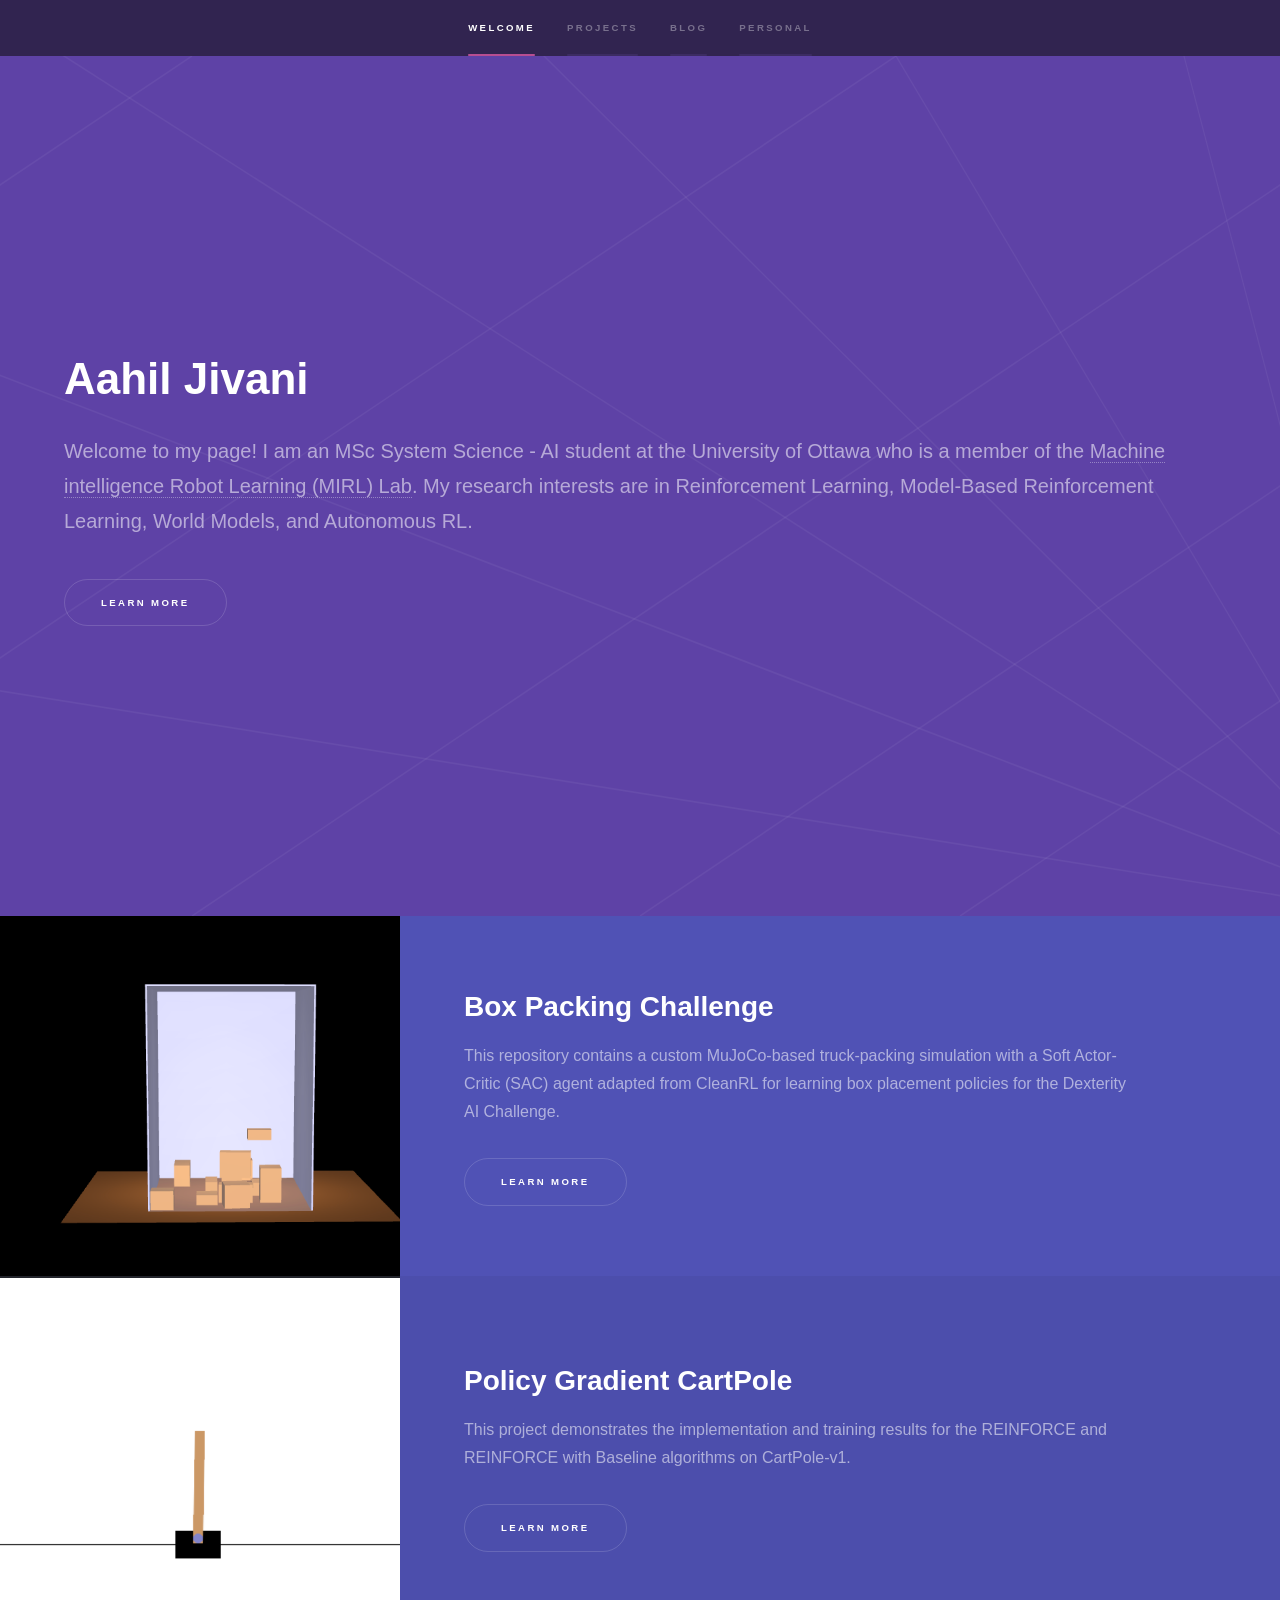
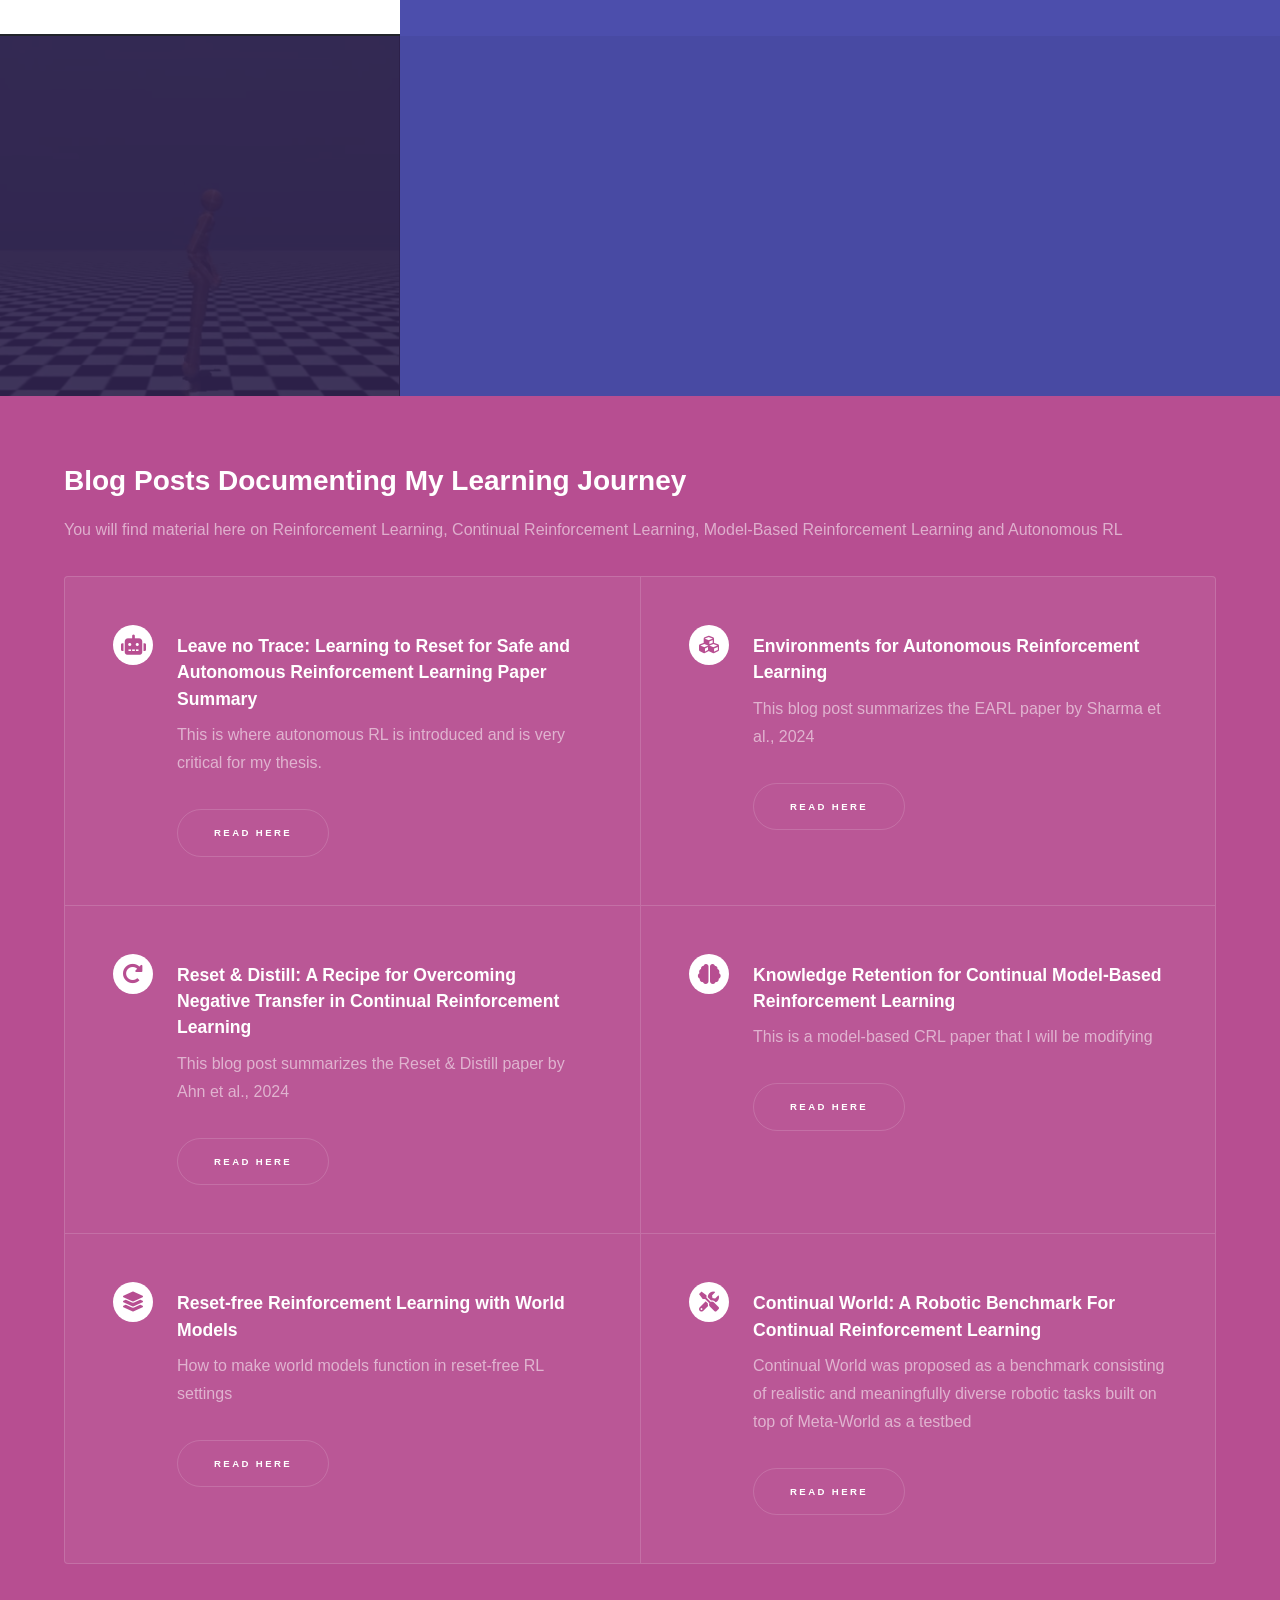
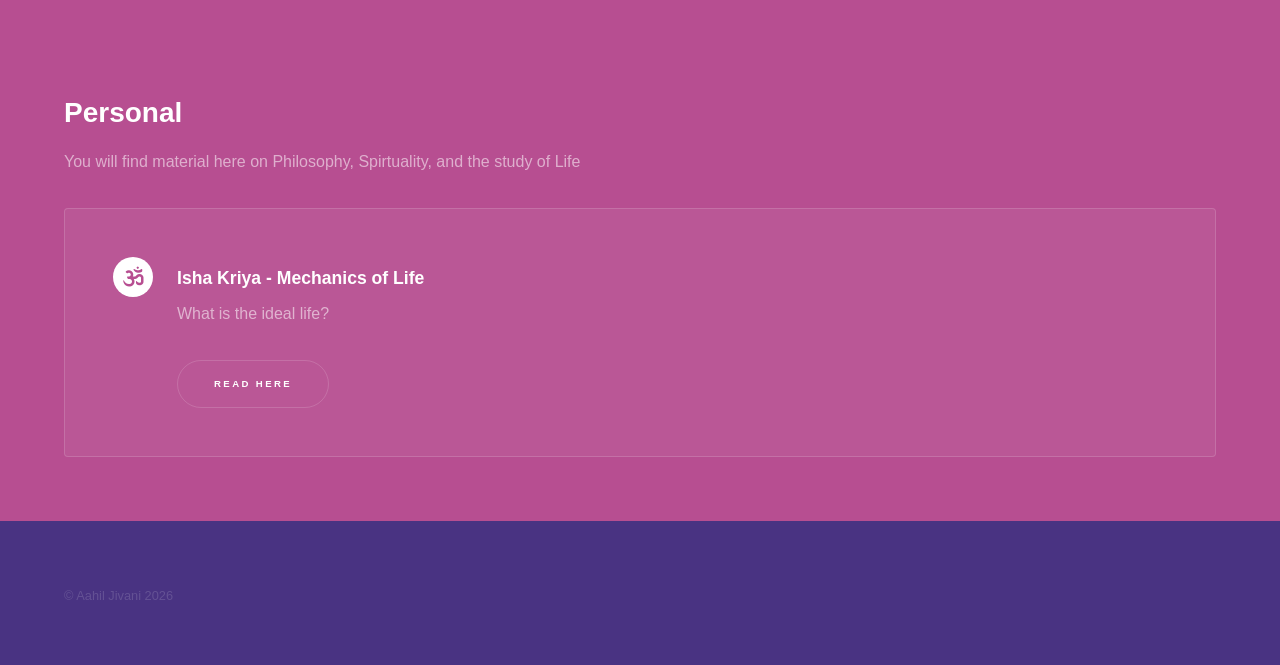
<file: index.html>
<!DOCTYPE HTML>
<!--
	Hyperspace by HTML5 UP
	html5up.net | @ajlkn
	Free for personal and commercial use under the CCA 3.0 license (html5up.net/license)
-->
<html>
	<head>
		<title>Aahil Jivani</title>
		<meta charset="utf-8" />
		<meta name="viewport" content="width=device-width, initial-scale=1, user-scalable=no" />
		<link rel="stylesheet" href="assets/css/main.css" />
		<noscript><link rel="stylesheet" href="assets/css/noscript.css" /></noscript>
	</head>
	<body class="is-preload">

		<!-- Sidebar -->
			<section id="sidebar">
				<div class="inner">
					<nav>
						<ul>
							<li><a href="#intro">Welcome</a></li>
							<li><a href="#one">Projects</a></li>
							<li><a href="#two">Blog</a></li>
							<li><a href="#three">Personal</a></li>
							<!-- <li><a href="#three">Get in touch</a></li> -->
						</ul>
					</nav>
				</div>
			</section>

		<!-- Wrapper -->
			<div id="wrapper">

				<!-- Intro -->
					<section id="intro" class="wrapper style1 fullscreen fade-up">
						<div class="inner">
							<h1>Aahil Jivani</h1>
							<p>
								Welcome to my page! I am an MSc System Science - AI student at the University of Ottawa
								 who is a member of the <a href="https://cbellinger27.github.io//mirl/">Machine intelligence Robot Learning (MIRL) Lab</a>.
								 My research interests are in Reinforcement Learning, 
								 Model-Based Reinforcement Learning, World Models, and Autonomous RL.</p>
							<ul class="actions">
								<li><a href="#one" class="button scrolly">Learn more</a></li>
							</ul>
						</div>
					</section>

				<!-- One -->
					<section id="one" class="wrapper style2 spotlights">
						<section>
							<a href="#" class="image"><img src="images/box_pack.png" alt="" data-position="center center" /></a>
							<div class="content">
								<div class="inner">
									<h2>Box Packing Challenge</h2>
									<p>This repository contains a custom MuJoCo-based truck-packing simulation with a Soft Actor-Critic (SAC) agent adapted from CleanRL for learning box placement policies for the Dexterity AI Challenge.
										<a href="https://github.com/aahiljivani/truck_packing_rl">
									</p>
									<ul class="actions">
										<li><a href="https://github.com/aahiljivani/truck_packing_rl" class="button">Learn more</a></li>
									</ul>
								</div>
							</div>
						</section>
						<section>
							<a href="#" class="image"><img src="images/cartpole.png" alt="" data-position="top center" /></a>
							<div class="content">
								<div class="inner">
									<h2>Policy Gradient CartPole</h2>
									<p>This project demonstrates the implementation and training results for the REINFORCE and REINFORCE with Baseline algorithms on CartPole-v1.</p>
									<ul class="actions">
										<li><a href="https://github.com/aahiljivani/Policy_Gradient_Methods" class="button">Learn more</a></li>
									</ul>
								</div>
							</div>
						</section>
						<section>
							<a href="#" class="image"><img src="images/humanoid.png" alt="" data-position="25% 25%" /></a>
							<div class="content">
								<div class="inner">
									<h2>MuJoCo Humanoid PPO Walking </h2>
									<p>Reward shaping for humanoid env to achieve walking jumping and running in forward and backwards motion</p>
									<ul class="actions">
										<li><a href="https://github.com/aahiljivani/humanoid_rl_training" class="button">Learn more</a></li>
									</ul>
								</div>
							</div>
						</section>
					</section>

				<!-- Two -->
					<section id="two" class="wrapper style3 fade-up">
						<div class="inner">
							<h2>Blog Posts Documenting My Learning Journey</h2>
							<p>You will find material here on Reinforcement Learning, Continual Reinforcement Learning, Model-Based Reinforcement Learning and Autonomous RL</p>
							<div class="features">
								<section>
									<span class="icon solid major fa-robot"></span>
									<h3>Leave no Trace: Learning to Reset for Safe and
										Autonomous Reinforcement Learning Paper Summary</h3>
									<p>This is where autonomous RL is introduced and is very critical for my thesis.</p>
									<ul class="actions">
										<li><a href="earl.html" class="button">Read Here</a></li>
									</ul>
								</section>
								<section>
									<span class="icon solid major fa-cubes"></span>
									<h3>Environments for Autonomous Reinforcement Learning</h3>
									<p>This blog post summarizes the EARL paper by Sharma et al., 2024</p>
									<ul class="actions">
										<li><a href="earl.html" class="button">Read Here</a></li>
									</ul>
									
								</section>
								<section>
									<span class="icon solid major fa-redo-alt"></span>
									<h3>Reset & Distill: A Recipe for Overcoming Negative Transfer in Continual Reinforcement Learning </h3>
									<p>This blog post summarizes the Reset & Distill paper by Ahn et al., 2024</p>
									<ul class="actions">
										<li><a href="earl.html" class="button">Read Here</a></li>
									</ul>
								</section>
								<section>
									<span class="icon solid major fa-brain"></span>
									<h3>Knowledge Retention for Continual Model-Based Reinforcement Learning</h3>
									<p>This is a model-based CRL paper that I will be modifying</p>
									<ul class="actions">
										<li><a href="earl.html" class="button">Read Here</a></li>
									</ul>
								</section>
								<section>
									<span class="icon solid major fa-layer-group"></span>
									<h3>Reset-free Reinforcement Learning with World Models</h3>
									<p>How to make world models function in reset-free RL settings<p>
									<ul class="actions"><li><a href="earl.html" class="button">Read Here</a></li></ul>
								</section>
								<section>
									<span class="icon solid major fa-tools"></span>
									<h3>Continual World: A Robotic Benchmark For Continual Reinforcement Learning</h3>
									<p>Continual World was proposed as a benchmark consisting of realistic and meaningfully diverse robotic tasks built on top of Meta-World as a testbed</p>
									<ul class="actions"><li><a href="earl.html" class="button">Read Here</a></li></ul>
								</section>
							</div>
						</div>
					</section>

					<section id="three" class="wrapper style3 fade-up">
						<div class="inner">
							<h2>Personal</h2>
							<p>You will find material here on Philosophy, Spirtuality, and the study of Life</p>
							<div class="features">
								<section>
									<span class="icon solid major fa-om"></span>
									<h3>Isha Kriya - Mechanics of Life</h3>
									<p>What is the ideal life?</p>
									<ul class="actions">
										<li><a href="ikmol.html" class="button">Read Here</a></li>
									</ul>
								</section>
								<!-- <section>
									<span class="icon solid major fa-praying-hands"></span>
									<h3>Environments for Autonomous Reinforcement Learning</h3>
									<p>This blog post summarizes the EARL paper by Sharma et al., 2024</p>
									<ul class="actions">
										<li><a href="earl.html" class="button">Read Here</a></li>
									</ul>
									
								</section>
								<section>
									<span class="icon solid major fa-spa"></span>
									<h3>Reset & Distill: A Recipe for Overcoming Negative Transfer in Continual Reinforcement Learning </h3>
									<p>This blog post summarizes the Reset & Distill paper by Ahn et al., 2024</p>
									<ul class="actions">
										<li><a href="earl.html" class="button">Read Here</a></li>
									</ul>
								</section>
								<section>
									<span class="icon solid major fa-dharmachakra"></span>
									<h3>Knowledge Retention for Continual Model-Based Reinforcement Learning</h3>
									<p>This is a model-based CRL paper that I will be modifying</p>
									<ul class="actions">
										<li><a href="earl.html" class="button">Read Here</a></li>
									</ul>
								</section>
								<section>
									<span class="icon solid major fa-book-open"></span>
									<h3>Reset-free Reinforcement Learning with World Models</h3>
									<p>How to make world models function in reset-free RL settings<p>
									<ul class="actions"><li><a href="earl.html" class="button">Read Here</a></li></ul>
								</section>
								<section>
									<span class="icon solid major fa-sun"></span>
									<h3>Continual World: A Robotic Benchmark For Continual Reinforcement Learning</h3>
									<p>Continual World was proposed as a benchmark consisting of realistic and meaningfully diverse robotic tasks built on top of Meta-World as a testbed</p>
									<ul class="actions"><li><a href="earl.html" class="button">Read Here</a></li></ul>
								</section> -->
							</div>
						</div>
					</section>

				
					<!-- Three -->
					<!-- <section id="three" class="wrapper style1 fade-up">
						<div class="inner">
							<h2>Get in touch</h2>
							<p>Phasellus convallis elit id ullamcorper pulvinar. Duis aliquam turpis mauris, eu ultricies erat malesuada quis. Aliquam dapibus, lacus eget hendrerit bibendum, urna est aliquam sem, sit amet imperdiet est velit quis lorem.</p>
							<div class="split style1">
								<section>
									<form method="post" action="#">
										<div class="fields">
											<div class="field half">
												<label for="name">Name</label>
												<input type="text" name="name" id="name" />
											</div>
											<div class="field half">
												<label for="email">Email</label>
												<input type="text" name="email" id="email" />
											</div>
											<div class="field">
												<label for="message">Message</label>
												<textarea name="message" id="message" rows="5"></textarea>
											</div>
										</div>
										<ul class="actions">
											<li><a href="" class="button submit">Send Message</a></li>
										</ul>
									</form>
								</section>
								<section>
									<ul class="contact">
										<li>
											<h3>Address</h3>
											<span>12345 Somewhere Road #654<br />
											Nashville, TN 00000-0000<br />
											USA</span>
										</li>
										<li>
											<h3>Email</h3>
											<a href="#">user@untitled.tld</a>
										</li>
										<li>
											<h3>Phone</h3>
											<span>(000) 000-0000</span>
										</li>
										<li>
											<h3>Social</h3>
											<ul class="icons">
												<li><a href="#" class="icon brands fa-twitter"><span class="label">Twitter</span></a></li>
												<li><a href="#" class="icon brands fa-facebook-f"><span class="label">Facebook</span></a></li>
												<li><a href="#" class="icon brands fa-github"><span class="label">GitHub</span></a></li>
												<li><a href="#" class="icon brands fa-instagram"><span class="label">Instagram</span></a></li>
												<li><a href="#" class="icon brands fa-linkedin-in"><span class="label">LinkedIn</span></a></li>
											</ul>
										</li>
									</ul>
								</section>
							</div>
						</div>
					</section> -->

			</div>

		<!-- Footer -->
			<footer id="footer" class="wrapper style1-alt">
				<div class="inner">
					<ul class="menu">
						<li>&copy; Aahil Jivani 2026</li>
					</ul>
				</div>
			</footer>

		<!-- Scripts -->
			<script src="assets/js/jquery.min.js"></script>
			<script src="assets/js/jquery.scrollex.min.js"></script>
			<script src="assets/js/jquery.scrolly.min.js"></script>
			<script src="assets/js/browser.min.js"></script>
			<script src="assets/js/breakpoints.min.js"></script>
			<script src="assets/js/util.js"></script>
			<script src="assets/js/main.js"></script>

	</body>
</html>
</file>
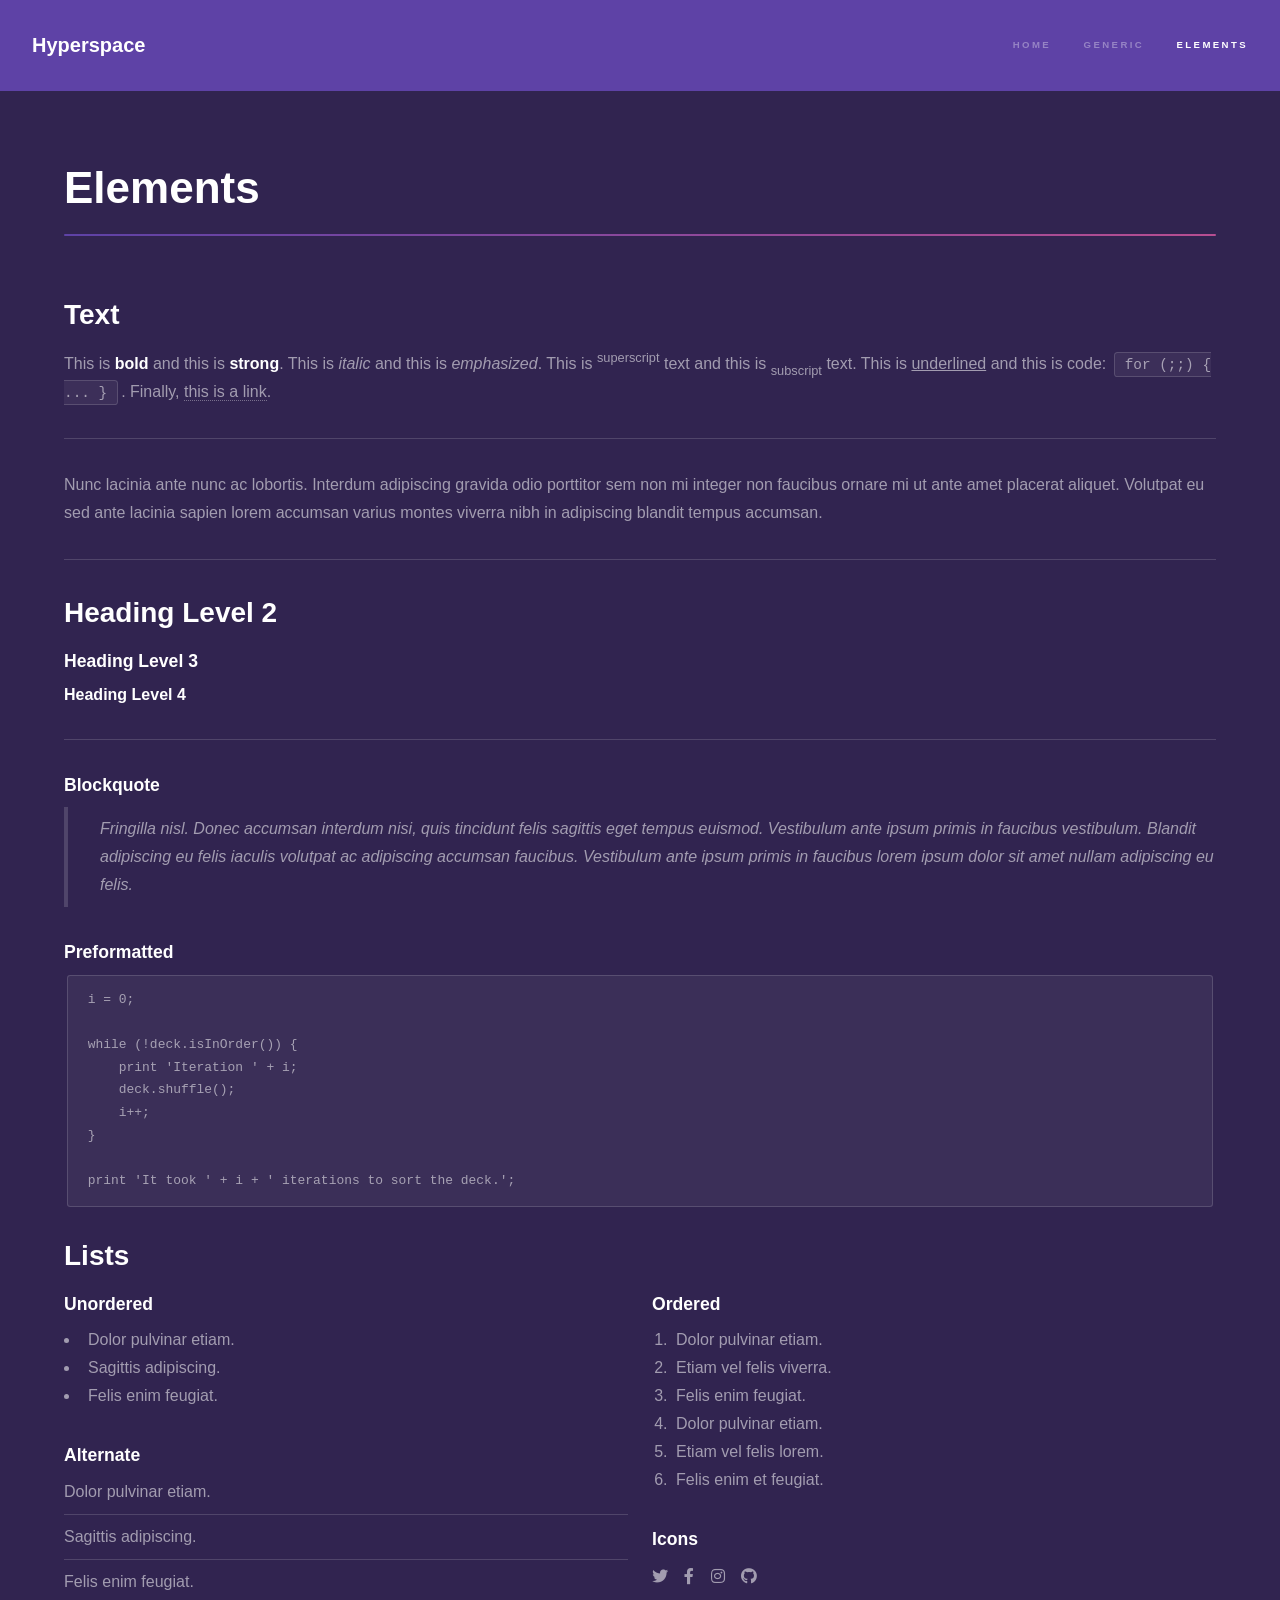
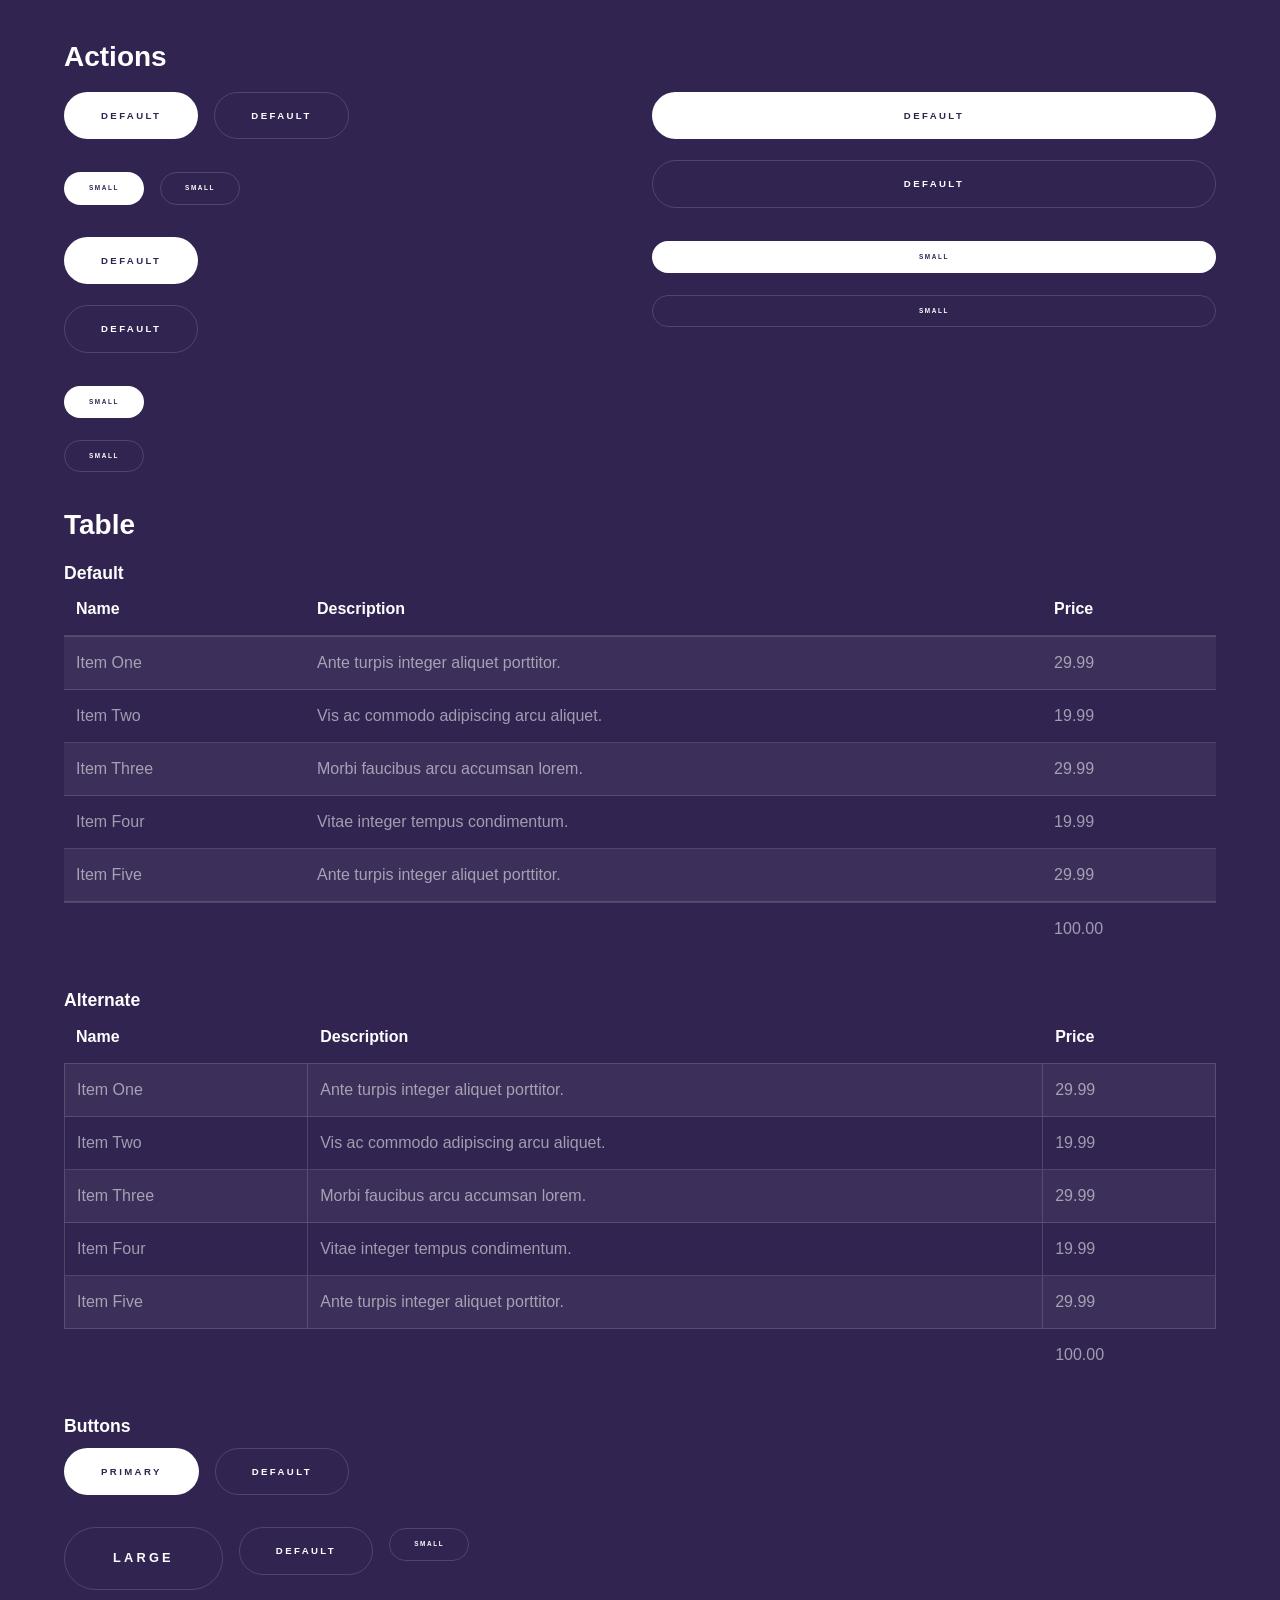
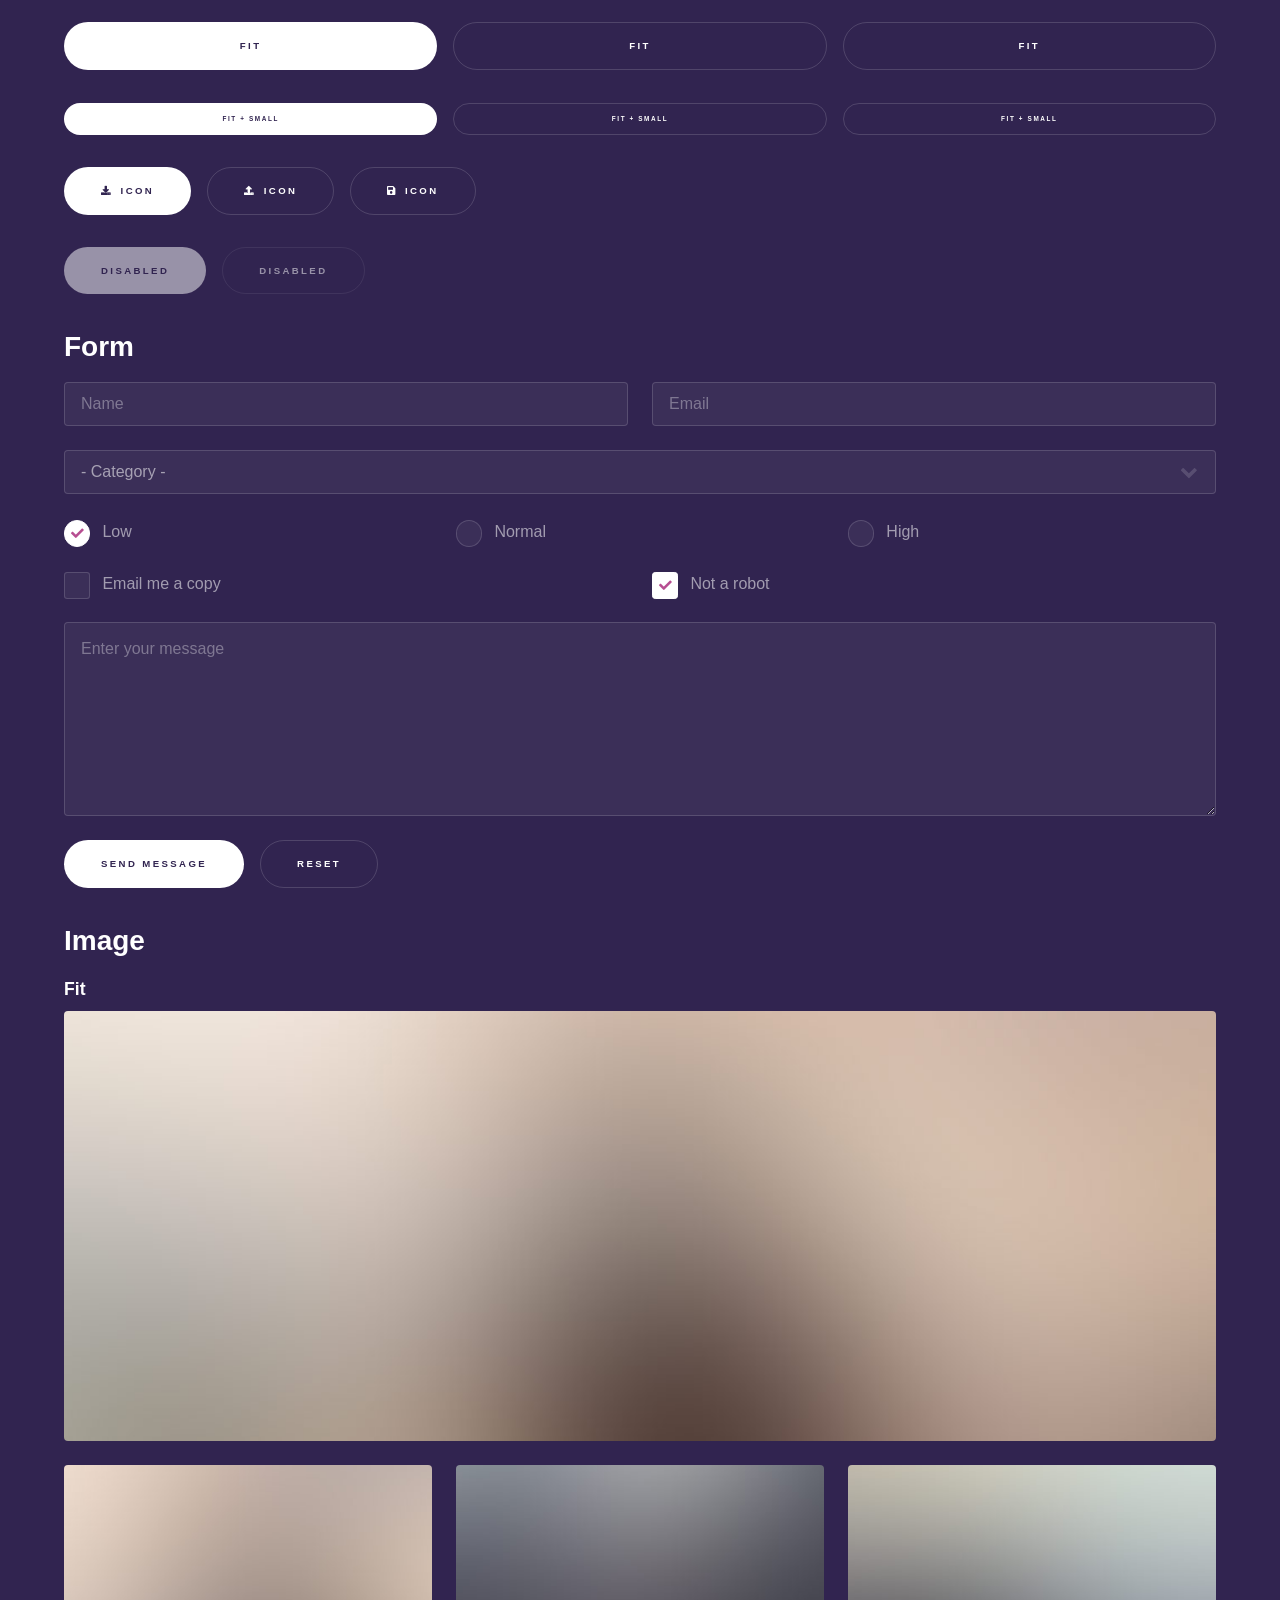
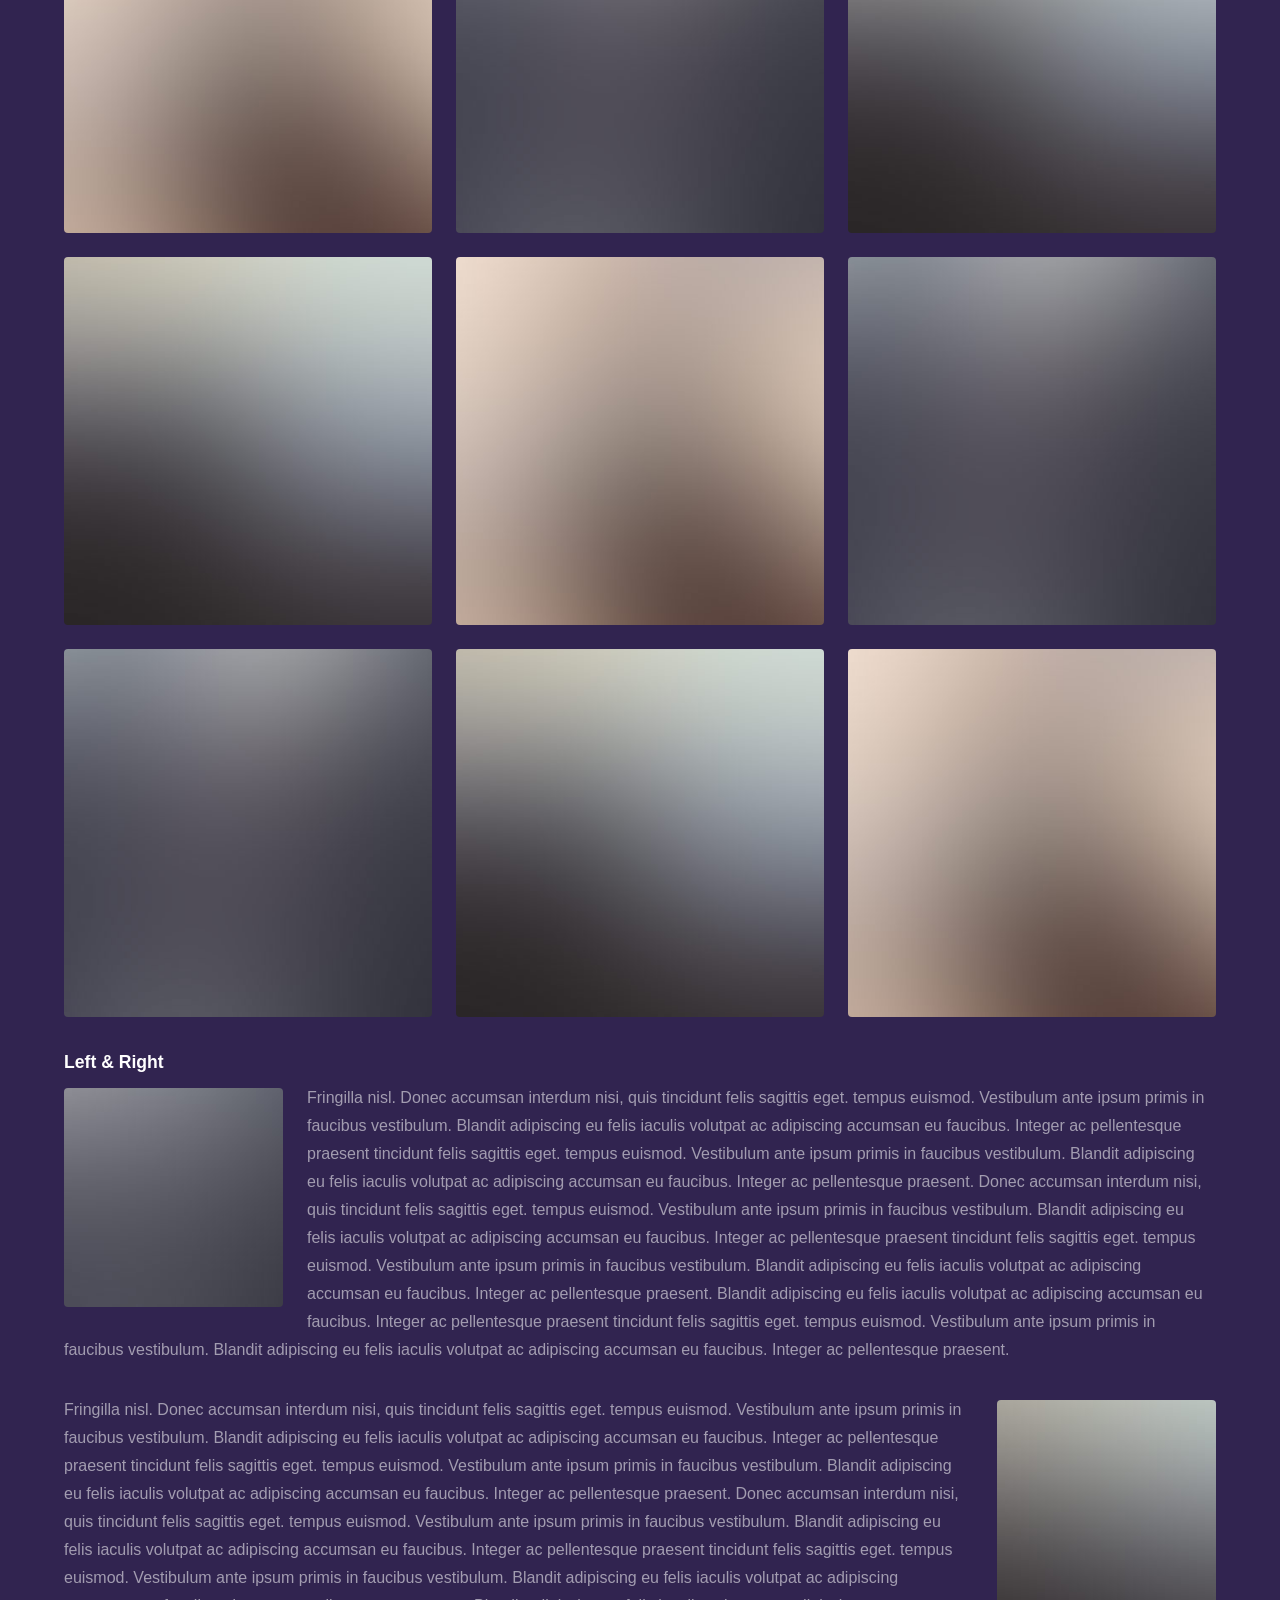
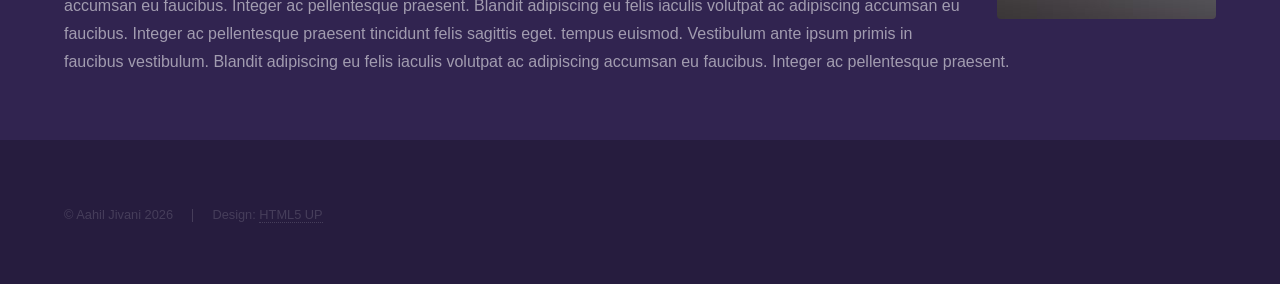
<file: elements.html>
<!DOCTYPE HTML>
<!--
	Hyperspace by HTML5 UP
	html5up.net | @ajlkn
	Free for personal and commercial use under the CCA 3.0 license (html5up.net/license)
-->
<html>
	<head>
		<title>Elements - Hyperspace by HTML5 UP</title>
		<meta charset="utf-8" />
		<meta name="viewport" content="width=device-width, initial-scale=1, user-scalable=no" />
		<link rel="stylesheet" href="assets/css/main.css" />
		<noscript><link rel="stylesheet" href="assets/css/noscript.css" /></noscript>
	</head>
	<body class="is-preload">

		<!-- Header -->
			<header id="header">
				<a href="index.html" class="title">Hyperspace</a>
				<nav>
					<ul>
						<li><a href="index.html">Home</a></li>
						<li><a href="generic.html">Generic</a></li>
						<li><a href="elements.html"  class="active">Elements</a></li>
					</ul>
				</nav>
			</header>

		<!-- Wrapper -->
			<div id="wrapper">

				<!-- Main -->
					<section id="main" class="wrapper">
						<div class="inner">
							<h1 class="major">Elements</h1>

							<!-- Text -->
								<section>
									<h2>Text</h2>
									<p>This is <b>bold</b> and this is <strong>strong</strong>. This is <i>italic</i> and this is <em>emphasized</em>.
									This is <sup>superscript</sup> text and this is <sub>subscript</sub> text.
									This is <u>underlined</u> and this is code: <code>for (;;) { ... }</code>. Finally, <a href="#">this is a link</a>.</p>
									<hr />
									<p>Nunc lacinia ante nunc ac lobortis. Interdum adipiscing gravida odio porttitor sem non mi integer non faucibus ornare mi ut ante amet placerat aliquet. Volutpat eu sed ante lacinia sapien lorem accumsan varius montes viverra nibh in adipiscing blandit tempus accumsan.</p>
									<hr />
									<h2>Heading Level 2</h2>
									<h3>Heading Level 3</h3>
									<h4>Heading Level 4</h4>
									<hr />
									<h3>Blockquote</h3>
									<blockquote>Fringilla nisl. Donec accumsan interdum nisi, quis tincidunt felis sagittis eget tempus euismod. Vestibulum ante ipsum primis in faucibus vestibulum. Blandit adipiscing eu felis iaculis volutpat ac adipiscing accumsan faucibus. Vestibulum ante ipsum primis in faucibus lorem ipsum dolor sit amet nullam adipiscing eu felis.</blockquote>
									<h3>Preformatted</h3>
									<pre><code>i = 0;

while (!deck.isInOrder()) {
    print 'Iteration ' + i;
    deck.shuffle();
    i++;
}

print 'It took ' + i + ' iterations to sort the deck.';</code></pre>
								</section>

							<!-- Lists -->
								<section>
									<h2>Lists</h2>
									<div class="row">
										<div class="col-6 col-12-medium">
											<h3>Unordered</h3>
											<ul>
												<li>Dolor pulvinar etiam.</li>
												<li>Sagittis adipiscing.</li>
												<li>Felis enim feugiat.</li>
											</ul>
											<h3>Alternate</h3>
											<ul class="alt">
												<li>Dolor pulvinar etiam.</li>
												<li>Sagittis adipiscing.</li>
												<li>Felis enim feugiat.</li>
											</ul>
										</div>
										<div class="col-6 col-12-medium">
											<h3>Ordered</h3>
											<ol>
												<li>Dolor pulvinar etiam.</li>
												<li>Etiam vel felis viverra.</li>
												<li>Felis enim feugiat.</li>
												<li>Dolor pulvinar etiam.</li>
												<li>Etiam vel felis lorem.</li>
												<li>Felis enim et feugiat.</li>
											</ol>
											<h3>Icons</h3>
											<ul class="icons">
												<li><a href="#" class="icon brands fa-twitter"><span class="label">Twitter</span></a></li>
												<li><a href="#" class="icon brands fa-facebook-f"><span class="label">Facebook</span></a></li>
												<li><a href="#" class="icon brands fa-instagram"><span class="label">Instagram</span></a></li>
												<li><a href="#" class="icon brands fa-github"><span class="label">Github</span></a></li>
											</ul>
										</div>
									</div>
									<h2>Actions</h2>
									<div class="row">
										<div class="col-6 col-12-medium">
											<ul class="actions">
												<li><a href="#" class="button primary">Default</a></li>
												<li><a href="#" class="button">Default</a></li>
											</ul>
											<ul class="actions small">
												<li><a href="#" class="button primary small">Small</a></li>
												<li><a href="#" class="button small">Small</a></li>
											</ul>
											<ul class="actions stacked">
												<li><a href="#" class="button primary">Default</a></li>
												<li><a href="#" class="button">Default</a></li>
											</ul>
											<ul class="actions stacked">
												<li><a href="#" class="button primary small">Small</a></li>
												<li><a href="#" class="button small">Small</a></li>
											</ul>
										</div>
										<div class="col-6 col-12-medium">
											<ul class="actions stacked">
												<li><a href="#" class="button primary fit">Default</a></li>
												<li><a href="#" class="button fit">Default</a></li>
											</ul>
											<ul class="actions stacked">
												<li><a href="#" class="button primary small fit">Small</a></li>
												<li><a href="#" class="button small fit">Small</a></li>
											</ul>
										</div>
									</div>
								</section>

							<!-- Table -->
								<section>
									<h2>Table</h2>
									<h3>Default</h3>
									<div class="table-wrapper">
										<table>
											<thead>
												<tr>
													<th>Name</th>
													<th>Description</th>
													<th>Price</th>
												</tr>
											</thead>
											<tbody>
												<tr>
													<td>Item One</td>
													<td>Ante turpis integer aliquet porttitor.</td>
													<td>29.99</td>
												</tr>
												<tr>
													<td>Item Two</td>
													<td>Vis ac commodo adipiscing arcu aliquet.</td>
													<td>19.99</td>
												</tr>
												<tr>
													<td>Item Three</td>
													<td> Morbi faucibus arcu accumsan lorem.</td>
													<td>29.99</td>
												</tr>
												<tr>
													<td>Item Four</td>
													<td>Vitae integer tempus condimentum.</td>
													<td>19.99</td>
												</tr>
												<tr>
													<td>Item Five</td>
													<td>Ante turpis integer aliquet porttitor.</td>
													<td>29.99</td>
												</tr>
											</tbody>
											<tfoot>
												<tr>
													<td colspan="2"></td>
													<td>100.00</td>
												</tr>
											</tfoot>
										</table>
									</div>

									<h3>Alternate</h3>
									<div class="table-wrapper">
										<table class="alt">
											<thead>
												<tr>
													<th>Name</th>
													<th>Description</th>
													<th>Price</th>
												</tr>
											</thead>
											<tbody>
												<tr>
													<td>Item One</td>
													<td>Ante turpis integer aliquet porttitor.</td>
													<td>29.99</td>
												</tr>
												<tr>
													<td>Item Two</td>
													<td>Vis ac commodo adipiscing arcu aliquet.</td>
													<td>19.99</td>
												</tr>
												<tr>
													<td>Item Three</td>
													<td> Morbi faucibus arcu accumsan lorem.</td>
													<td>29.99</td>
												</tr>
												<tr>
													<td>Item Four</td>
													<td>Vitae integer tempus condimentum.</td>
													<td>19.99</td>
												</tr>
												<tr>
													<td>Item Five</td>
													<td>Ante turpis integer aliquet porttitor.</td>
													<td>29.99</td>
												</tr>
											</tbody>
											<tfoot>
												<tr>
													<td colspan="2"></td>
													<td>100.00</td>
												</tr>
											</tfoot>
										</table>
									</div>
								</section>

							<!-- Buttons -->
								<section>
									<h3>Buttons</h3>
									<ul class="actions">
										<li><a href="#" class="button primary">Primary</a></li>
										<li><a href="#" class="button">Default</a></li>
									</ul>
									<ul class="actions">
										<li><a href="#" class="button large">Large</a></li>
										<li><a href="#" class="button">Default</a></li>
										<li><a href="#" class="button small">Small</a></li>
									</ul>
									<ul class="actions fit">
										<li><a href="#" class="button primary fit">Fit</a></li>
										<li><a href="#" class="button fit">Fit</a></li>
										<li><a href="#" class="button fit">Fit</a></li>
									</ul>
									<ul class="actions fit small">
										<li><a href="#" class="button primary fit small">Fit + Small</a></li>
										<li><a href="#" class="button fit small">Fit + Small</a></li>
										<li><a href="#" class="button fit small">Fit + Small</a></li>
									</ul>
									<ul class="actions">
										<li><a href="#" class="button primary icon solid fa-download">Icon</a></li>
										<li><a href="#" class="button icon solid fa-upload">Icon</a></li>
										<li><a href="#" class="button icon solid fa-save">Icon</a></li>
									</ul>
									<ul class="actions">
										<li><span class="button primary disabled">Disabled</span></li>
										<li><span class="button disabled">Disabled</span></li>
									</ul>
								</section>

							<!-- Form -->
								<section>
									<h2>Form</h2>
									<form method="post" action="#">
										<div class="row gtr-uniform">
											<div class="col-6 col-12-xsmall">
												<input type="text" name="demo-name" id="demo-name" value="" placeholder="Name" />
											</div>
											<div class="col-6 col-12-xsmall">
												<input type="email" name="demo-email" id="demo-email" value="" placeholder="Email" />
											</div>
											<div class="col-12">
												<select name="demo-category" id="demo-category">
													<option value="">- Category -</option>
													<option value="1">Manufacturing</option>
													<option value="1">Shipping</option>
													<option value="1">Administration</option>
													<option value="1">Human Resources</option>
												</select>
											</div>
											<div class="col-4 col-12-small">
												<input type="radio" id="demo-priority-low" name="demo-priority" checked>
												<label for="demo-priority-low">Low</label>
											</div>
											<div class="col-4 col-12-small">
												<input type="radio" id="demo-priority-normal" name="demo-priority">
												<label for="demo-priority-normal">Normal</label>
											</div>
											<div class="col-4 col-12-small">
												<input type="radio" id="demo-priority-high" name="demo-priority">
												<label for="demo-priority-high">High</label>
											</div>
											<div class="col-6 col-12-small">
												<input type="checkbox" id="demo-copy" name="demo-copy">
												<label for="demo-copy">Email me a copy</label>
											</div>
											<div class="col-6 col-12-small">
												<input type="checkbox" id="demo-human" name="demo-human" checked>
												<label for="demo-human">Not a robot</label>
											</div>
											<div class="col-12">
												<textarea name="demo-message" id="demo-message" placeholder="Enter your message" rows="6"></textarea>
											</div>
											<div class="col-12">
												<ul class="actions">
													<li><input type="submit" value="Send Message" class="primary" /></li>
													<li><input type="reset" value="Reset" /></li>
												</ul>
											</div>
										</div>
									</form>
								</section>

							<!-- Image -->
								<section>
									<h2>Image</h2>
									<h3>Fit</h3>
									<div class="box alt">
										<div class="row gtr-uniform">
											<div class="col-12"><span class="image fit"><img src="images/pic04.jpg" alt="" /></span></div>
											<div class="col-4"><span class="image fit"><img src="images/pic01.jpg" alt="" /></span></div>
											<div class="col-4"><span class="image fit"><img src="images/pic02.jpg" alt="" /></span></div>
											<div class="col-4"><span class="image fit"><img src="images/pic03.jpg" alt="" /></span></div>
											<div class="col-4"><span class="image fit"><img src="images/pic03.jpg" alt="" /></span></div>
											<div class="col-4"><span class="image fit"><img src="images/pic01.jpg" alt="" /></span></div>
											<div class="col-4"><span class="image fit"><img src="images/pic02.jpg" alt="" /></span></div>
											<div class="col-4"><span class="image fit"><img src="images/pic02.jpg" alt="" /></span></div>
											<div class="col-4"><span class="image fit"><img src="images/pic03.jpg" alt="" /></span></div>
											<div class="col-4"><span class="image fit"><img src="images/pic01.jpg" alt="" /></span></div>
										</div>
									</div>
									<h3>Left &amp; Right</h3>
									<p><span class="image left"><img src="images/pic05.jpg" alt="" /></span>Fringilla nisl. Donec accumsan interdum nisi, quis tincidunt felis sagittis eget. tempus euismod. Vestibulum ante ipsum primis in faucibus vestibulum. Blandit adipiscing eu felis iaculis volutpat ac adipiscing accumsan eu faucibus. Integer ac pellentesque praesent tincidunt felis sagittis eget. tempus euismod. Vestibulum ante ipsum primis in faucibus vestibulum. Blandit adipiscing eu felis iaculis volutpat ac adipiscing accumsan eu faucibus. Integer ac pellentesque praesent. Donec accumsan interdum nisi, quis tincidunt felis sagittis eget. tempus euismod. Vestibulum ante ipsum primis in faucibus vestibulum. Blandit adipiscing eu felis iaculis volutpat ac adipiscing accumsan eu faucibus. Integer ac pellentesque praesent tincidunt felis sagittis eget. tempus euismod. Vestibulum ante ipsum primis in faucibus vestibulum. Blandit adipiscing eu felis iaculis volutpat ac adipiscing accumsan eu faucibus. Integer ac pellentesque praesent. Blandit adipiscing eu felis iaculis volutpat ac adipiscing accumsan eu faucibus. Integer ac pellentesque praesent tincidunt felis sagittis eget. tempus euismod. Vestibulum ante ipsum primis in faucibus vestibulum. Blandit adipiscing eu felis iaculis volutpat ac adipiscing accumsan eu faucibus. Integer ac pellentesque praesent.</p>
									<p><span class="image right"><img src="images/pic06.jpg" alt="" /></span>Fringilla nisl. Donec accumsan interdum nisi, quis tincidunt felis sagittis eget. tempus euismod. Vestibulum ante ipsum primis in faucibus vestibulum. Blandit adipiscing eu felis iaculis volutpat ac adipiscing accumsan eu faucibus. Integer ac pellentesque praesent tincidunt felis sagittis eget. tempus euismod. Vestibulum ante ipsum primis in faucibus vestibulum. Blandit adipiscing eu felis iaculis volutpat ac adipiscing accumsan eu faucibus. Integer ac pellentesque praesent. Donec accumsan interdum nisi, quis tincidunt felis sagittis eget. tempus euismod. Vestibulum ante ipsum primis in faucibus vestibulum. Blandit adipiscing eu felis iaculis volutpat ac adipiscing accumsan eu faucibus. Integer ac pellentesque praesent tincidunt felis sagittis eget. tempus euismod. Vestibulum ante ipsum primis in faucibus vestibulum. Blandit adipiscing eu felis iaculis volutpat ac adipiscing accumsan eu faucibus. Integer ac pellentesque praesent. Blandit adipiscing eu felis iaculis volutpat ac adipiscing accumsan eu faucibus. Integer ac pellentesque praesent tincidunt felis sagittis eget. tempus euismod. Vestibulum ante ipsum primis in faucibus vestibulum. Blandit adipiscing eu felis iaculis volutpat ac adipiscing accumsan eu faucibus. Integer ac pellentesque praesent.</p>
								</section>

						</div>
					</section>

			</div>

		<!-- Footer -->
			<footer id="footer" class="wrapper alt">
				<div class="inner">
					<ul class="menu">
						<li>&copy; Aahil Jivani 2026</li><li>Design: <a href="http://html5up.net">HTML5 UP</a></li>
					</ul>
				</div>
			</footer>

		<!-- Scripts -->
			<script src="assets/js/jquery.min.js"></script>
			<script src="assets/js/jquery.scrollex.min.js"></script>
			<script src="assets/js/jquery.scrolly.min.js"></script>
			<script src="assets/js/browser.min.js"></script>
			<script src="assets/js/breakpoints.min.js"></script>
			<script src="assets/js/util.js"></script>
			<script src="assets/js/main.js"></script>

	</body>
</html>
</file>
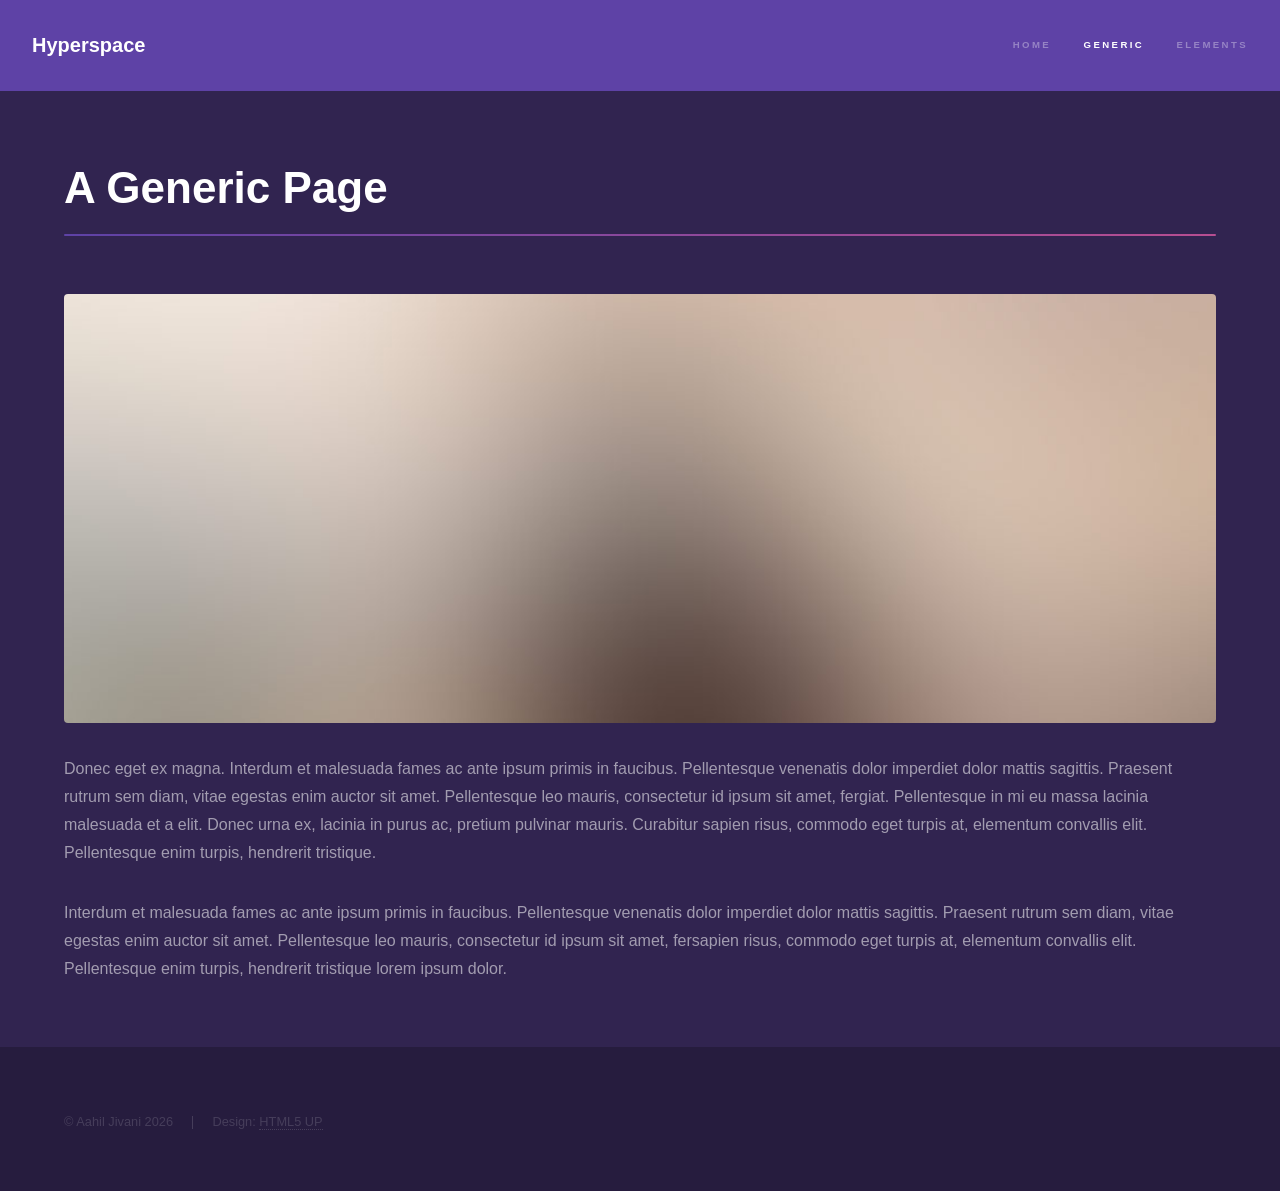
<file: generic.html>
<!DOCTYPE HTML>
<!--
	Hyperspace by HTML5 UP
	html5up.net | @ajlkn
	Free for personal and commercial use under the CCA 3.0 license (html5up.net/license)
-->
<html>
	<head>
		<title>Generic - Hyperspace by HTML5 UP</title>
		<meta charset="utf-8" />
		<meta name="viewport" content="width=device-width, initial-scale=1, user-scalable=no" />
		<link rel="stylesheet" href="assets/css/main.css" />
		<noscript><link rel="stylesheet" href="assets/css/noscript.css" /></noscript>
	</head>
	<body class="is-preload">

		<!-- Header -->
			<header id="header">
				<a href="index.html" class="title">Hyperspace</a>
				<nav>
					<ul>
						<li><a href="index.html">Home</a></li>
						<li><a href="generic.html" class="active">Generic</a></li>
						<li><a href="elements.html">Elements</a></li>
					</ul>
				</nav>
			</header>

		<!-- Wrapper -->
			<div id="wrapper">

				<!-- Main -->
					<section id="main" class="wrapper">
						<div class="inner">
							<h1 class="major">A Generic Page</h1>
							<span class="image fit"><img src="images/pic04.jpg" alt="" /></span>
							<p>Donec eget ex magna. Interdum et malesuada fames ac ante ipsum primis in faucibus. Pellentesque venenatis dolor imperdiet dolor mattis sagittis. Praesent rutrum sem diam, vitae egestas enim auctor sit amet. Pellentesque leo mauris, consectetur id ipsum sit amet, fergiat. Pellentesque in mi eu massa lacinia malesuada et a elit. Donec urna ex, lacinia in purus ac, pretium pulvinar mauris. Curabitur sapien risus, commodo eget turpis at, elementum convallis elit. Pellentesque enim turpis, hendrerit tristique.</p>
							<p>Interdum et malesuada fames ac ante ipsum primis in faucibus. Pellentesque venenatis dolor imperdiet dolor mattis sagittis. Praesent rutrum sem diam, vitae egestas enim auctor sit amet. Pellentesque leo mauris, consectetur id ipsum sit amet, fersapien risus, commodo eget turpis at, elementum convallis elit. Pellentesque enim turpis, hendrerit tristique lorem ipsum dolor.</p>
						</div>
					</section>

			</div>

		<!-- Footer -->
			<footer id="footer" class="wrapper alt">
				<div class="inner">
					<ul class="menu">
						<li>&copy; Aahil Jivani 2026</li><li>Design: <a href="http://html5up.net">HTML5 UP</a></li>
					</ul>
				</div>
			</footer>

		<!-- Scripts -->
			<script src="assets/js/jquery.min.js"></script>
			<script src="assets/js/jquery.scrollex.min.js"></script>
			<script src="assets/js/jquery.scrolly.min.js"></script>
			<script src="assets/js/browser.min.js"></script>
			<script src="assets/js/breakpoints.min.js"></script>
			<script src="assets/js/util.js"></script>
			<script src="assets/js/main.js"></script>

	</body>
</html>
</file>
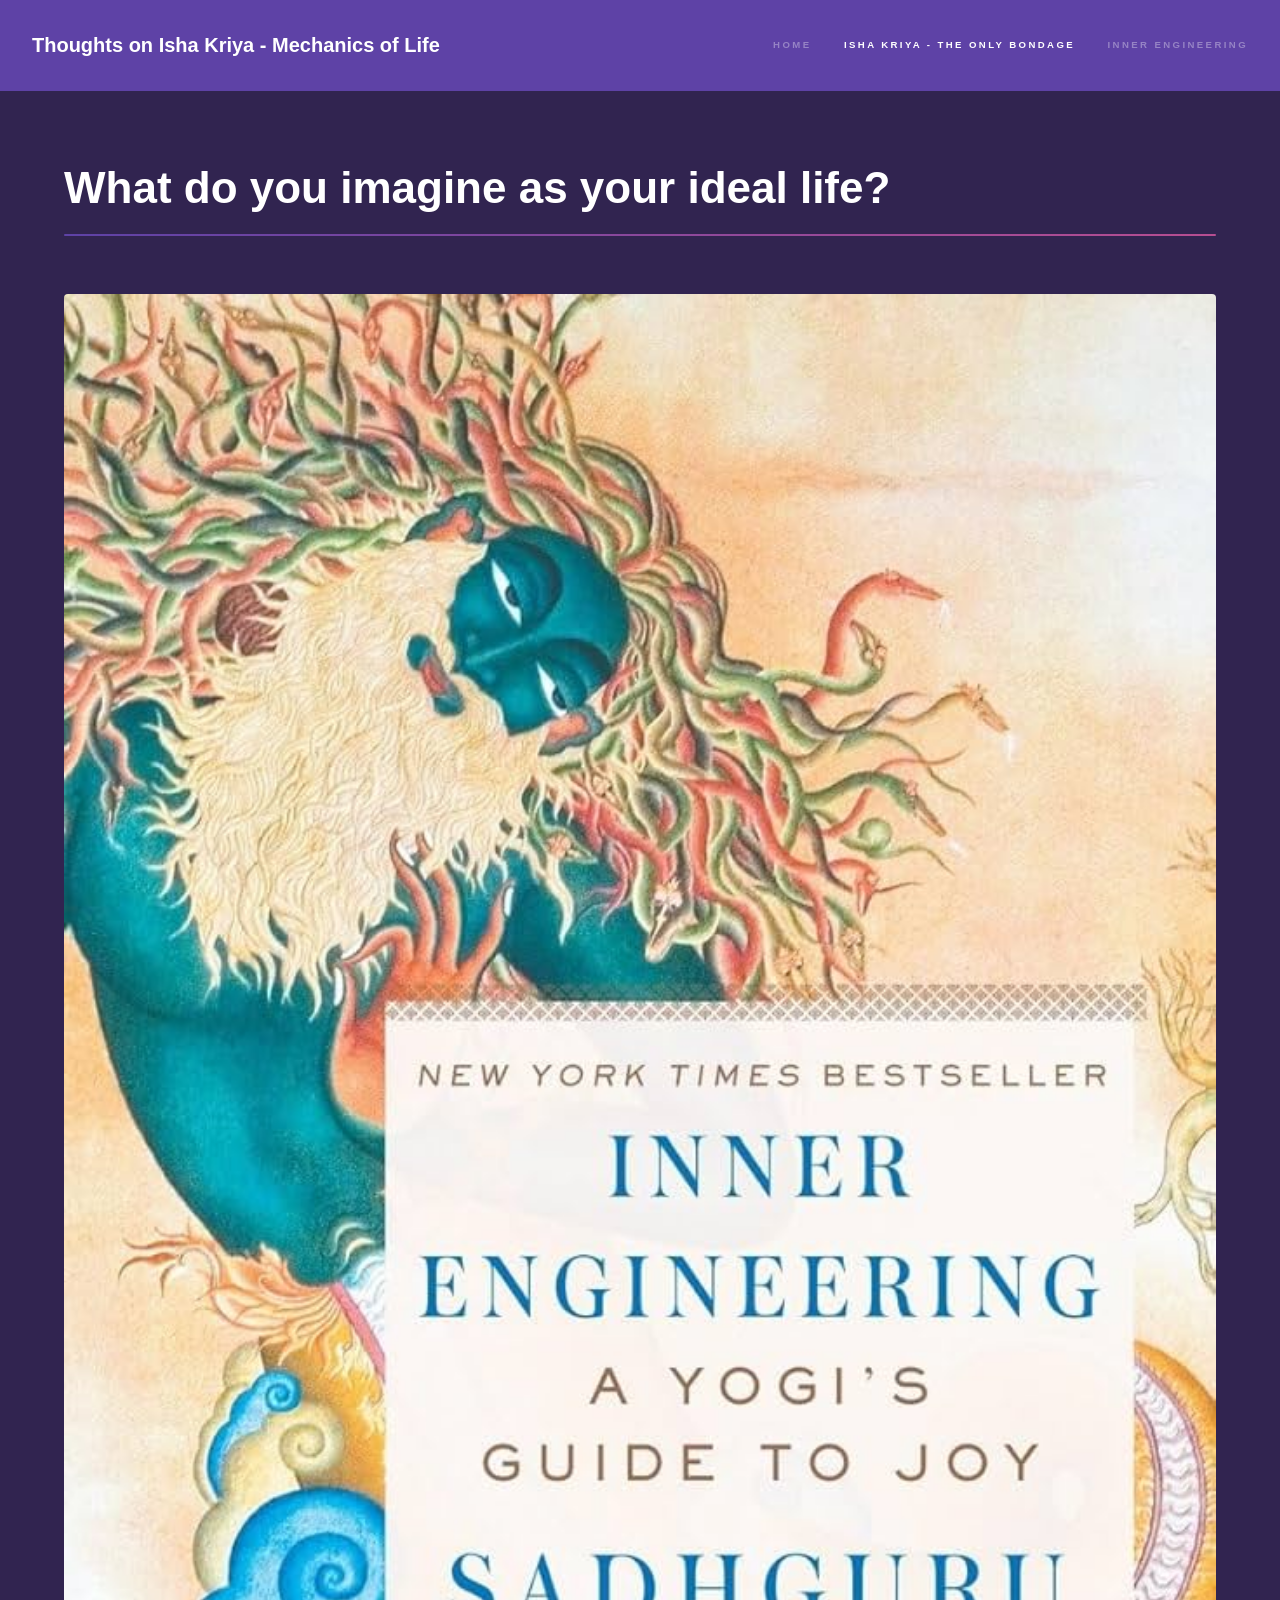
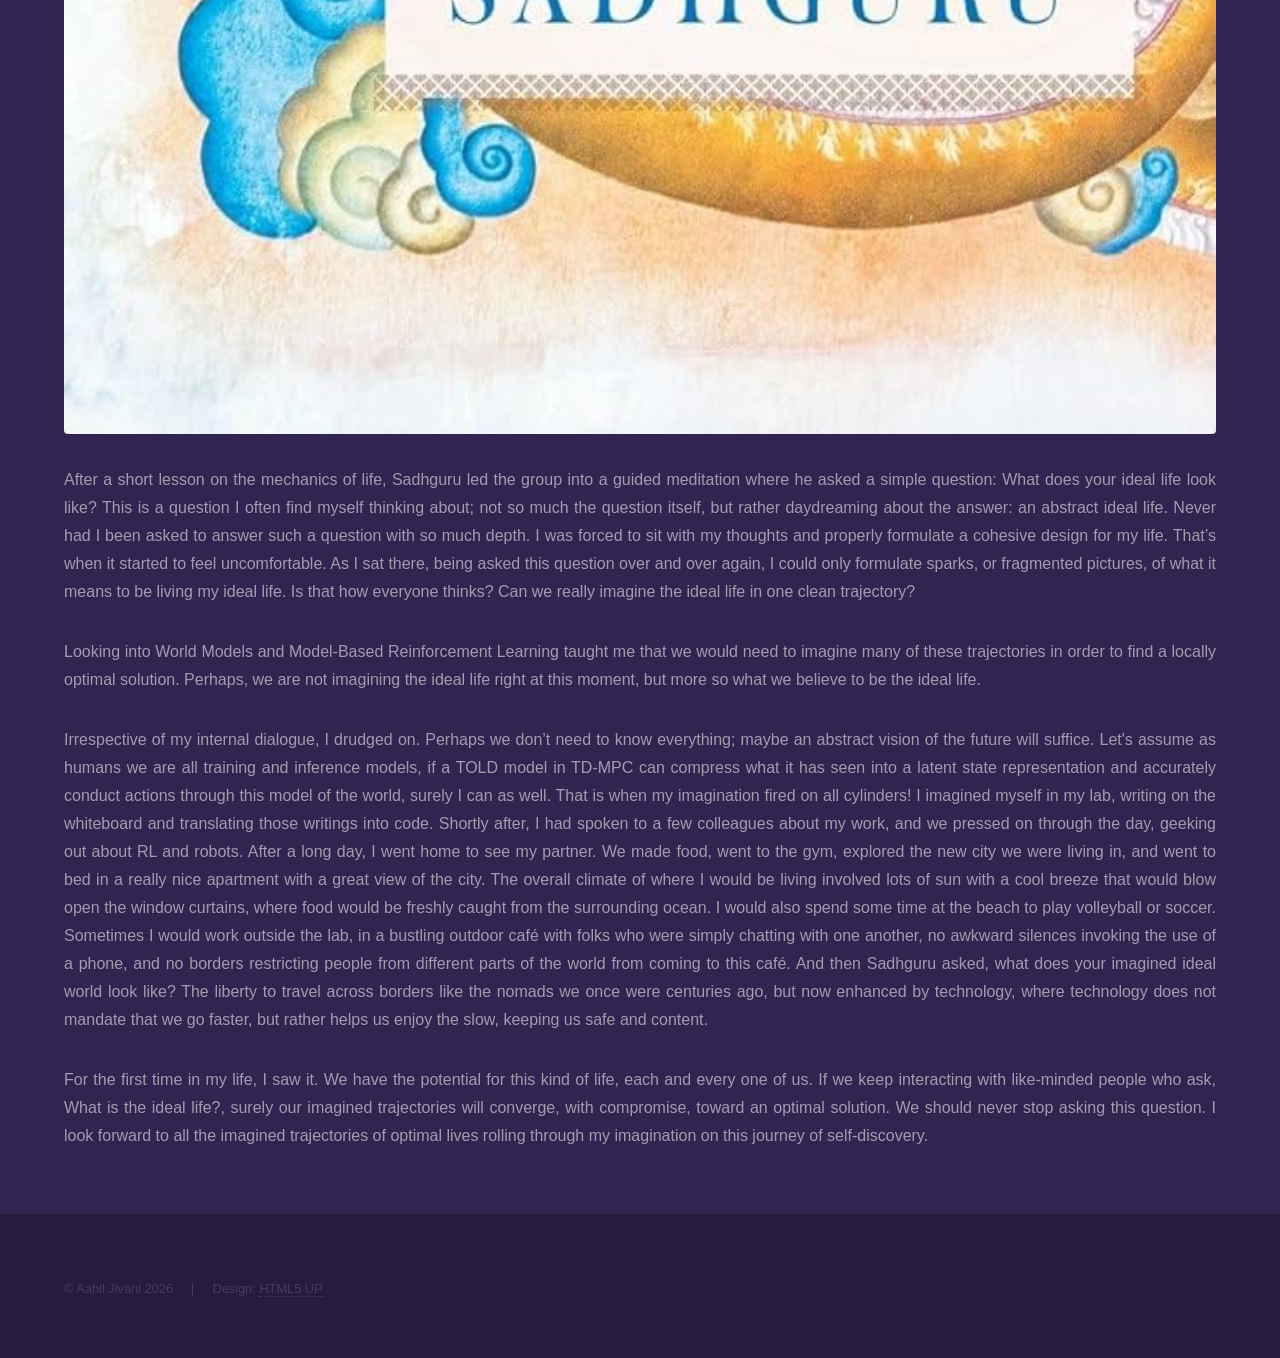
<file: ikmol.html>
<!DOCTYPE HTML>
<!--
	
	
	Free for personal and commercial use under the CCA 3.0 license (html5up.net/license)
-->
<html>
	<head>
		<title>Thoughts on Isha Kriya - Mechanics of Life</title>
		<meta charset="utf-8" />
		<meta name="viewport" content="width=device-width, initial-scale=1, user-scalable=no" />
		<link rel="stylesheet" href="assets/css/main.css" />
		<noscript><link rel="stylesheet" href="assets/css/noscript.css" /></noscript>
		<style>
			#main .inner p {
				text-align: justify;
			}
		</style>
	</head>
	<body class="is-preload">

		<!-- Header -->
			<header id="header">
				<a href="index.html" class="title">Thoughts on Isha Kriya - Mechanics of Life</a>
				<nav>
					<ul>
						<li><a href="index.html">Home</a></li>
						<li><a href="generic.html" class="active">Isha Kriya - The Only Bondage</a></li>
						<li><a href="https://isha.sadhguru.org/us/en/inner-engineering">Inner Engineering</a></li>
					</ul>
				</nav>
			</header>

		<!-- Wrapper -->
			<div id="wrapper">

				<!-- Main -->
					<section id="main" class="wrapper">
						<div class="inner">
							<h1 class="major">What do you imagine as your ideal life?</h1>
							<span class="image fit"><img src="images/inner_engineering.jpg" alt="Inner Engineering" /></span>
                            <p>After a short lesson on the mechanics of life, Sadhguru led the group into a guided meditation where he asked a simple question: What does your ideal life look like? This is a question I often find myself thinking about; not so much the question itself, but rather daydreaming about the answer: an abstract ideal life. Never had I been asked to answer such a question with so much depth. I was forced to sit with my thoughts and properly formulate a cohesive design for my life. That’s when it started to feel uncomfortable. As I sat there, being asked this question over and over again, I could only formulate sparks, or fragmented pictures, of what it means to be living my ideal life. Is that how everyone thinks? Can we really imagine the ideal life in one clean trajectory?</p>

                            <p>Looking into World Models and Model-Based Reinforcement Learning taught me that we would need to imagine many of these trajectories in order to find a locally optimal solution. Perhaps, we are not imagining the ideal life right at this moment, but more so what we believe to be the ideal life.</p>
                            
                            <p>Irrespective of my internal dialogue, I drudged on. Perhaps we don’t need to know everything; maybe an abstract vision of the future will suffice. Let's assume as humans we are all training and inference models, if a TOLD model in TD-MPC can compress what it has seen into a latent state representation and accurately conduct actions through this model of the world, surely I can as well. That is when my imagination fired on all cylinders! I imagined myself in my lab, writing on the whiteboard and translating those writings into code. Shortly after, I had spoken to a few colleagues about my work, and we pressed on through the day, geeking out about RL and robots. After a long day, I went home to see my partner. We made food, went to the gym, explored the new city we were living in, and went to bed in a really nice apartment with a great view of the city. The overall climate of where I would be living involved lots of sun with a cool breeze that would blow open the window curtains, where food would be freshly caught from the surrounding ocean. I would also spend some time at the beach to play volleyball or soccer. Sometimes I would work outside the lab, in a bustling outdoor café with folks who were simply chatting with one another, no awkward silences invoking the use of a phone, and no borders restricting people from different parts of the world from coming to this café. And then Sadhguru asked, what does your imagined ideal world look like? The liberty to travel across borders like the nomads we once were centuries ago, but now enhanced by technology, where technology does not mandate that we go faster, but rather helps us enjoy the slow, keeping us safe and content.</p>
                            
                            <p>For the first time in my life, I saw it. We have the potential for this kind of life, each and every one of us. If we keep interacting with like-minded people who ask, What is the ideal life?, surely our imagined trajectories will converge, with compromise, toward an optimal solution. We should never stop asking this question. I look forward to all the imagined trajectories of optimal lives rolling through my imagination on this journey of self-discovery.</p>
						</div>
					</section>

			</div>

		<!-- Footer -->
			<footer id="footer" class="wrapper alt">
				<div class="inner">
					<ul class="menu">
						<li>&copy; Aahil Jivani 2026</li><li>Design: <a href="http://html5up.net">HTML5 UP</a></li>
					</ul>
				</div>
			</footer>

		<!-- Scripts -->
			<script src="assets/js/jquery.min.js"></script>
			<script src="assets/js/jquery.scrollex.min.js"></script>
			<script src="assets/js/jquery.scrolly.min.js"></script>
			<script src="assets/js/browser.min.js"></script>
			<script src="assets/js/breakpoints.min.js"></script>
			<script src="assets/js/util.js"></script>
			<script src="assets/js/main.js"></script>

	</body>
</html>
</file>
<file: assets/css/noscript.css>
/*
	Hyperspace by HTML5 UP
	html5up.net | @ajlkn
	Free for personal and commercial use under the CCA 3.0 license (html5up.net/license)
*/

/* Spotlights */

	.spotlights > section > .image:before {
		opacity: 0 !important;
	}

	.spotlights > section > .content > .inner {
		-moz-transform: none !important;
		-webkit-transform: none !important;
		-ms-transform: none !important;
		transform: none !important;
		opacity: 1 !important;
	}

/* Wrapper */

	.wrapper > .inner {
		opacity: 1 !important;
		-moz-transform: none !important;
		-webkit-transform: none !important;
		-ms-transform: none !important;
		transform: none !important;
	}

/* Sidebar */

	#sidebar > .inner {
		opacity: 1 !important;
	}

	#sidebar nav > ul > li {
		-moz-transform: none !important;
		-webkit-transform: none !important;
		-ms-transform: none !important;
		transform: none !important;
		opacity: 1 !important;
	}
</file>
<file: assets/css/main.css>
@import url(fontawesome-all.min.css);

/*
	Hyperspace by HTML5 UP
	html5up.net | @ajlkn
	Free for personal and commercial use under the CCA 3.0 license (html5up.net/license)
*/

html, body, div, span, applet, object,
iframe, h1, h2, h3, h4, h5, h6, p, blockquote,
pre, a, abbr, acronym, address, big, cite,
code, del, dfn, em, img, ins, kbd, q, s, samp,
small, strike, strong, sub, sup, tt, var, b,
u, i, center, dl, dt, dd, ol, ul, li, fieldset,
form, label, legend, table, caption, tbody,
tfoot, thead, tr, th, td, article, aside,
canvas, details, embed, figure, figcaption,
footer, header, hgroup, menu, nav, output, ruby,
section, summary, time, mark, audio, video {
	margin: 0;
	padding: 0;
	border: 0;
	font-size: 100%;
	font: inherit;
	vertical-align: baseline;}

article, aside, details, figcaption, figure,
footer, header, hgroup, menu, nav, section {
	display: block;}

body {
	line-height: 1;
}

ol, ul {
	list-style: none;
}

blockquote, q {
	quotes: none;
}

	blockquote:before, blockquote:after, q:before, q:after {
		content: '';
		content: none;
	}

table {
	border-collapse: collapse;
	border-spacing: 0;
}

body {
	-webkit-text-size-adjust: none;
}

mark {
	background-color: transparent;
	color: inherit;
}

input::-moz-focus-inner {
	border: 0;
	padding: 0;
}

input, select, textarea {
	-moz-appearance: none;
	-webkit-appearance: none;
	-ms-appearance: none;
	appearance: none;
}

/* Basic */

	@-ms-viewport {
		width: device-width;
	}

	body {
		-ms-overflow-style: scrollbar;
	}

	@media screen and (max-width: 480px) {

		html, body {
			min-width: 320px;
		}

	}

	html {
		box-sizing: border-box;
	}

	*, *:before, *:after {
		box-sizing: inherit;
	}

	body {
		background: #312450;
	}

		body.is-preload *, body.is-preload *:before, body.is-preload *:after {
			-moz-animation: none !important;
			-webkit-animation: none !important;
			-ms-animation: none !important;
			animation: none !important;
			-moz-transition: none !important;
			-webkit-transition: none !important;
			-ms-transition: none !important;
			transition: none !important;
		}

/* Type */

	body, input, select, textarea {
		color: rgba(255, 255, 255, 0.55);
		font-family: Arial, Helvetica, sans-serif;
		font-size: 16.5pt;
		font-weight: normal;
		line-height: 1.75;
	}

		@media screen and (max-width: 1680px) {

			body, input, select, textarea {
				font-size: 13pt;
			}

		}

		@media screen and (max-width: 1280px) {

			body, input, select, textarea {
				font-size: 12pt;
			}

		}

		@media screen and (max-width: 360px) {

			body, input, select, textarea {
				font-size: 11pt;
			}

		}

	a {
		-moz-transition: color 0.2s ease, border-bottom-color 0.2s ease;
		-webkit-transition: color 0.2s ease, border-bottom-color 0.2s ease;
		-ms-transition: color 0.2s ease, border-bottom-color 0.2s ease;
		transition: color 0.2s ease, border-bottom-color 0.2s ease;
		border-bottom: dotted 1px rgba(255, 255, 255, 0.35);
		color: inherit;
		text-decoration: none;
	}

		a:hover {
			border-bottom-color: transparent;
			color: #ffffff;
		}

	strong, b {
		color: #ffffff;
		font-weight: bold;
	}

	em, i {
		font-style: italic;
	}

	p {
		margin: 0 0 2em 0;
	}

	h1, h2, h3, h4, h5, h6 {
		color: #ffffff;
		font-weight: bold;
		line-height: 1.5;
		margin: 0 0 0.5em 0;
	}

		h1 a, h2 a, h3 a, h4 a, h5 a, h6 a {
			color: inherit;
			text-decoration: none;
		}

	h1 {
		font-size: 2.75em;
	}

		h1.major {
			margin: 0 0 1.3em 0;
			position: relative;
			padding-bottom: 0.35em;
		}

			h1.major:after {
				background-image: -moz-linear-gradient(to right, #5e42a6, #b74e91);
				background-image: -webkit-linear-gradient(to right, #5e42a6, #b74e91);
				background-image: -ms-linear-gradient(to right, #5e42a6, #b74e91);
				background-image: linear-gradient(to right, #5e42a6, #b74e91);
				-moz-transition: max-width 0.2s ease;
				-webkit-transition: max-width 0.2s ease;
				-ms-transition: max-width 0.2s ease;
				transition: max-width 0.2s ease;
				border-radius: 0.2em;
				bottom: 0;
				content: '';
				height: 0.05em;
				position: absolute;
				right: 0;
				width: 100%;
			}

	h2 {
		font-size: 1.75em;
	}

	h3 {
		font-size: 1.1em;
	}

	h4 {
		font-size: 1em;
	}

	h5 {
		font-size: 0.8em;
	}

	h6 {
		font-size: 0.6em;
	}

	@media screen and (max-width: 736px) {

		h1 {
			font-size: 2em;
		}

		h2 {
			font-size: 1.25em;
		}

		h3 {
			font-size: 1em;
		}

		h4 {
			font-size: 0.8em;
		}

		h5 {
			font-size: 0.6em;
		}

		h6 {
			font-size: 0.6em;
		}

	}

	sub {
		font-size: 0.8em;
		position: relative;
		top: 0.5em;
	}

	sup {
		font-size: 0.8em;
		position: relative;
		top: -0.5em;
	}

	blockquote {
		border-left: solid 4px rgba(255, 255, 255, 0.15);
		font-style: italic;
		margin: 0 0 2em 0;
		padding: 0.5em 0 0.5em 2em;
	}

	code {
		background: rgba(255, 255, 255, 0.05);
		border-radius: 0.25em;
		border: solid 1px rgba(255, 255, 255, 0.15);
		font-family: "Courier New", monospace;
		font-size: 0.9em;
		margin: 0 0.25em;
		padding: 0.25em 0.65em;
	}

	pre {
		-webkit-overflow-scrolling: touch;
		font-family: "Courier New", monospace;
		font-size: 0.9em;
		margin: 0 0 2em 0;
	}

		pre code {
			display: block;
			line-height: 1.75em;
			padding: 1em 1.5em;
			overflow-x: auto;
		}

	hr {
		border: 0;
		border-bottom: solid 1px rgba(255, 255, 255, 0.15);
		margin: 2em 0;
	}

		hr.major {
			margin: 3em 0;
		}

	.align-left {
		text-align: left;
	}

	.align-center {
		text-align: center;
	}

	.align-right {
		text-align: right;
	}

/* Row */

	.row {
		display: flex;
		flex-wrap: wrap;
		box-sizing: border-box;
		align-items: stretch;
	}

		.row > * {
			box-sizing: border-box;
		}

		.row.gtr-uniform > * > :last-child {
			margin-bottom: 0;
		}

		.row.aln-left {
			justify-content: flex-start;
		}

		.row.aln-center {
			justify-content: center;
		}

		.row.aln-right {
			justify-content: flex-end;
		}

		.row.aln-top {
			align-items: flex-start;
		}

		.row.aln-middle {
			align-items: center;
		}

		.row.aln-bottom {
			align-items: flex-end;
		}

		.row > .imp {
			order: -1;
		}

		.row > .col-1 {
			width: 8.33333%;
		}

		.row > .off-1 {
			margin-left: 8.33333%;
		}

		.row > .col-2 {
			width: 16.66667%;
		}

		.row > .off-2 {
			margin-left: 16.66667%;
		}

		.row > .col-3 {
			width: 25%;
		}

		.row > .off-3 {
			margin-left: 25%;
		}

		.row > .col-4 {
			width: 33.33333%;
		}

		.row > .off-4 {
			margin-left: 33.33333%;
		}

		.row > .col-5 {
			width: 41.66667%;
		}

		.row > .off-5 {
			margin-left: 41.66667%;
		}

		.row > .col-6 {
			width: 50%;
		}

		.row > .off-6 {
			margin-left: 50%;
		}

		.row > .col-7 {
			width: 58.33333%;
		}

		.row > .off-7 {
			margin-left: 58.33333%;
		}

		.row > .col-8 {
			width: 66.66667%;
		}

		.row > .off-8 {
			margin-left: 66.66667%;
		}

		.row > .col-9 {
			width: 75%;
		}

		.row > .off-9 {
			margin-left: 75%;
		}

		.row > .col-10 {
			width: 83.33333%;
		}

		.row > .off-10 {
			margin-left: 83.33333%;
		}

		.row > .col-11 {
			width: 91.66667%;
		}

		.row > .off-11 {
			margin-left: 91.66667%;
		}

		.row > .col-12 {
			width: 100%;
		}

		.row > .off-12 {
			margin-left: 100%;
		}

		.row.gtr-0 {
			margin-top: 0;
			margin-left: 0em;
		}

			.row.gtr-0 > * {
				padding: 0 0 0 0em;
			}

			.row.gtr-0.gtr-uniform {
				margin-top: 0em;
			}

				.row.gtr-0.gtr-uniform > * {
					padding-top: 0em;
				}

		.row.gtr-25 {
			margin-top: 0;
			margin-left: -0.375em;
		}

			.row.gtr-25 > * {
				padding: 0 0 0 0.375em;
			}

			.row.gtr-25.gtr-uniform {
				margin-top: -0.375em;
			}

				.row.gtr-25.gtr-uniform > * {
					padding-top: 0.375em;
				}

		.row.gtr-50 {
			margin-top: 0;
			margin-left: -0.75em;
		}

			.row.gtr-50 > * {
				padding: 0 0 0 0.75em;
			}

			.row.gtr-50.gtr-uniform {
				margin-top: -0.75em;
			}

				.row.gtr-50.gtr-uniform > * {
					padding-top: 0.75em;
				}

		.row {
			margin-top: 0;
			margin-left: -1.5em;
		}

			.row > * {
				padding: 0 0 0 1.5em;
			}

			.row.gtr-uniform {
				margin-top: -1.5em;
			}

				.row.gtr-uniform > * {
					padding-top: 1.5em;
				}

		.row.gtr-150 {
			margin-top: 0;
			margin-left: -2.25em;
		}

			.row.gtr-150 > * {
				padding: 0 0 0 2.25em;
			}

			.row.gtr-150.gtr-uniform {
				margin-top: -2.25em;
			}

				.row.gtr-150.gtr-uniform > * {
					padding-top: 2.25em;
				}

		.row.gtr-200 {
			margin-top: 0;
			margin-left: -3em;
		}

			.row.gtr-200 > * {
				padding: 0 0 0 3em;
			}

			.row.gtr-200.gtr-uniform {
				margin-top: -3em;
			}

				.row.gtr-200.gtr-uniform > * {
					padding-top: 3em;
				}

		@media screen and (max-width: 1680px) {

			.row {
				display: flex;
				flex-wrap: wrap;
				box-sizing: border-box;
				align-items: stretch;
			}

				.row > * {
					box-sizing: border-box;
				}

				.row.gtr-uniform > * > :last-child {
					margin-bottom: 0;
				}

				.row.aln-left {
					justify-content: flex-start;
				}

				.row.aln-center {
					justify-content: center;
				}

				.row.aln-right {
					justify-content: flex-end;
				}

				.row.aln-top {
					align-items: flex-start;
				}

				.row.aln-middle {
					align-items: center;
				}

				.row.aln-bottom {
					align-items: flex-end;
				}

				.row > .imp-xlarge {
					order: -1;
				}

				.row > .col-1-xlarge {
					width: 8.33333%;
				}

				.row > .off-1-xlarge {
					margin-left: 8.33333%;
				}

				.row > .col-2-xlarge {
					width: 16.66667%;
				}

				.row > .off-2-xlarge {
					margin-left: 16.66667%;
				}

				.row > .col-3-xlarge {
					width: 25%;
				}

				.row > .off-3-xlarge {
					margin-left: 25%;
				}

				.row > .col-4-xlarge {
					width: 33.33333%;
				}

				.row > .off-4-xlarge {
					margin-left: 33.33333%;
				}

				.row > .col-5-xlarge {
					width: 41.66667%;
				}

				.row > .off-5-xlarge {
					margin-left: 41.66667%;
				}

				.row > .col-6-xlarge {
					width: 50%;
				}

				.row > .off-6-xlarge {
					margin-left: 50%;
				}

				.row > .col-7-xlarge {
					width: 58.33333%;
				}

				.row > .off-7-xlarge {
					margin-left: 58.33333%;
				}

				.row > .col-8-xlarge {
					width: 66.66667%;
				}

				.row > .off-8-xlarge {
					margin-left: 66.66667%;
				}

				.row > .col-9-xlarge {
					width: 75%;
				}

				.row > .off-9-xlarge {
					margin-left: 75%;
				}

				.row > .col-10-xlarge {
					width: 83.33333%;
				}

				.row > .off-10-xlarge {
					margin-left: 83.33333%;
				}

				.row > .col-11-xlarge {
					width: 91.66667%;
				}

				.row > .off-11-xlarge {
					margin-left: 91.66667%;
				}

				.row > .col-12-xlarge {
					width: 100%;
				}

				.row > .off-12-xlarge {
					margin-left: 100%;
				}

				.row.gtr-0 {
					margin-top: 0;
					margin-left: 0em;
				}

					.row.gtr-0 > * {
						padding: 0 0 0 0em;
					}

					.row.gtr-0.gtr-uniform {
						margin-top: 0em;
					}

						.row.gtr-0.gtr-uniform > * {
							padding-top: 0em;
						}

				.row.gtr-25 {
					margin-top: 0;
					margin-left: -0.375em;
				}

					.row.gtr-25 > * {
						padding: 0 0 0 0.375em;
					}

					.row.gtr-25.gtr-uniform {
						margin-top: -0.375em;
					}

						.row.gtr-25.gtr-uniform > * {
							padding-top: 0.375em;
						}

				.row.gtr-50 {
					margin-top: 0;
					margin-left: -0.75em;
				}

					.row.gtr-50 > * {
						padding: 0 0 0 0.75em;
					}

					.row.gtr-50.gtr-uniform {
						margin-top: -0.75em;
					}

						.row.gtr-50.gtr-uniform > * {
							padding-top: 0.75em;
						}

				.row {
					margin-top: 0;
					margin-left: -1.5em;
				}

					.row > * {
						padding: 0 0 0 1.5em;
					}

					.row.gtr-uniform {
						margin-top: -1.5em;
					}

						.row.gtr-uniform > * {
							padding-top: 1.5em;
						}

				.row.gtr-150 {
					margin-top: 0;
					margin-left: -2.25em;
				}

					.row.gtr-150 > * {
						padding: 0 0 0 2.25em;
					}

					.row.gtr-150.gtr-uniform {
						margin-top: -2.25em;
					}

						.row.gtr-150.gtr-uniform > * {
							padding-top: 2.25em;
						}

				.row.gtr-200 {
					margin-top: 0;
					margin-left: -3em;
				}

					.row.gtr-200 > * {
						padding: 0 0 0 3em;
					}

					.row.gtr-200.gtr-uniform {
						margin-top: -3em;
					}

						.row.gtr-200.gtr-uniform > * {
							padding-top: 3em;
						}

		}

		@media screen and (max-width: 1280px) {

			.row {
				display: flex;
				flex-wrap: wrap;
				box-sizing: border-box;
				align-items: stretch;
			}

				.row > * {
					box-sizing: border-box;
				}

				.row.gtr-uniform > * > :last-child {
					margin-bottom: 0;
				}

				.row.aln-left {
					justify-content: flex-start;
				}

				.row.aln-center {
					justify-content: center;
				}

				.row.aln-right {
					justify-content: flex-end;
				}

				.row.aln-top {
					align-items: flex-start;
				}

				.row.aln-middle {
					align-items: center;
				}

				.row.aln-bottom {
					align-items: flex-end;
				}

				.row > .imp-large {
					order: -1;
				}

				.row > .col-1-large {
					width: 8.33333%;
				}

				.row > .off-1-large {
					margin-left: 8.33333%;
				}

				.row > .col-2-large {
					width: 16.66667%;
				}

				.row > .off-2-large {
					margin-left: 16.66667%;
				}

				.row > .col-3-large {
					width: 25%;
				}

				.row > .off-3-large {
					margin-left: 25%;
				}

				.row > .col-4-large {
					width: 33.33333%;
				}

				.row > .off-4-large {
					margin-left: 33.33333%;
				}

				.row > .col-5-large {
					width: 41.66667%;
				}

				.row > .off-5-large {
					margin-left: 41.66667%;
				}

				.row > .col-6-large {
					width: 50%;
				}

				.row > .off-6-large {
					margin-left: 50%;
				}

				.row > .col-7-large {
					width: 58.33333%;
				}

				.row > .off-7-large {
					margin-left: 58.33333%;
				}

				.row > .col-8-large {
					width: 66.66667%;
				}

				.row > .off-8-large {
					margin-left: 66.66667%;
				}

				.row > .col-9-large {
					width: 75%;
				}

				.row > .off-9-large {
					margin-left: 75%;
				}

				.row > .col-10-large {
					width: 83.33333%;
				}

				.row > .off-10-large {
					margin-left: 83.33333%;
				}

				.row > .col-11-large {
					width: 91.66667%;
				}

				.row > .off-11-large {
					margin-left: 91.66667%;
				}

				.row > .col-12-large {
					width: 100%;
				}

				.row > .off-12-large {
					margin-left: 100%;
				}

				.row.gtr-0 {
					margin-top: 0;
					margin-left: 0em;
				}

					.row.gtr-0 > * {
						padding: 0 0 0 0em;
					}

					.row.gtr-0.gtr-uniform {
						margin-top: 0em;
					}

						.row.gtr-0.gtr-uniform > * {
							padding-top: 0em;
						}

				.row.gtr-25 {
					margin-top: 0;
					margin-left: -0.375em;
				}

					.row.gtr-25 > * {
						padding: 0 0 0 0.375em;
					}

					.row.gtr-25.gtr-uniform {
						margin-top: -0.375em;
					}

						.row.gtr-25.gtr-uniform > * {
							padding-top: 0.375em;
						}

				.row.gtr-50 {
					margin-top: 0;
					margin-left: -0.75em;
				}

					.row.gtr-50 > * {
						padding: 0 0 0 0.75em;
					}

					.row.gtr-50.gtr-uniform {
						margin-top: -0.75em;
					}

						.row.gtr-50.gtr-uniform > * {
							padding-top: 0.75em;
						}

				.row {
					margin-top: 0;
					margin-left: -1.5em;
				}

					.row > * {
						padding: 0 0 0 1.5em;
					}

					.row.gtr-uniform {
						margin-top: -1.5em;
					}

						.row.gtr-uniform > * {
							padding-top: 1.5em;
						}

				.row.gtr-150 {
					margin-top: 0;
					margin-left: -2.25em;
				}

					.row.gtr-150 > * {
						padding: 0 0 0 2.25em;
					}

					.row.gtr-150.gtr-uniform {
						margin-top: -2.25em;
					}

						.row.gtr-150.gtr-uniform > * {
							padding-top: 2.25em;
						}

				.row.gtr-200 {
					margin-top: 0;
					margin-left: -3em;
				}

					.row.gtr-200 > * {
						padding: 0 0 0 3em;
					}

					.row.gtr-200.gtr-uniform {
						margin-top: -3em;
					}

						.row.gtr-200.gtr-uniform > * {
							padding-top: 3em;
						}

		}

		@media screen and (max-width: 980px) {

			.row {
				display: flex;
				flex-wrap: wrap;
				box-sizing: border-box;
				align-items: stretch;
			}

				.row > * {
					box-sizing: border-box;
				}

				.row.gtr-uniform > * > :last-child {
					margin-bottom: 0;
				}

				.row.aln-left {
					justify-content: flex-start;
				}

				.row.aln-center {
					justify-content: center;
				}

				.row.aln-right {
					justify-content: flex-end;
				}

				.row.aln-top {
					align-items: flex-start;
				}

				.row.aln-middle {
					align-items: center;
				}

				.row.aln-bottom {
					align-items: flex-end;
				}

				.row > .imp-medium {
					order: -1;
				}

				.row > .col-1-medium {
					width: 8.33333%;
				}

				.row > .off-1-medium {
					margin-left: 8.33333%;
				}

				.row > .col-2-medium {
					width: 16.66667%;
				}

				.row > .off-2-medium {
					margin-left: 16.66667%;
				}

				.row > .col-3-medium {
					width: 25%;
				}

				.row > .off-3-medium {
					margin-left: 25%;
				}

				.row > .col-4-medium {
					width: 33.33333%;
				}

				.row > .off-4-medium {
					margin-left: 33.33333%;
				}

				.row > .col-5-medium {
					width: 41.66667%;
				}

				.row > .off-5-medium {
					margin-left: 41.66667%;
				}

				.row > .col-6-medium {
					width: 50%;
				}

				.row > .off-6-medium {
					margin-left: 50%;
				}

				.row > .col-7-medium {
					width: 58.33333%;
				}

				.row > .off-7-medium {
					margin-left: 58.33333%;
				}

				.row > .col-8-medium {
					width: 66.66667%;
				}

				.row > .off-8-medium {
					margin-left: 66.66667%;
				}

				.row > .col-9-medium {
					width: 75%;
				}

				.row > .off-9-medium {
					margin-left: 75%;
				}

				.row > .col-10-medium {
					width: 83.33333%;
				}

				.row > .off-10-medium {
					margin-left: 83.33333%;
				}

				.row > .col-11-medium {
					width: 91.66667%;
				}

				.row > .off-11-medium {
					margin-left: 91.66667%;
				}

				.row > .col-12-medium {
					width: 100%;
				}

				.row > .off-12-medium {
					margin-left: 100%;
				}

				.row.gtr-0 {
					margin-top: 0;
					margin-left: 0em;
				}

					.row.gtr-0 > * {
						padding: 0 0 0 0em;
					}

					.row.gtr-0.gtr-uniform {
						margin-top: 0em;
					}

						.row.gtr-0.gtr-uniform > * {
							padding-top: 0em;
						}

				.row.gtr-25 {
					margin-top: 0;
					margin-left: -0.375em;
				}

					.row.gtr-25 > * {
						padding: 0 0 0 0.375em;
					}

					.row.gtr-25.gtr-uniform {
						margin-top: -0.375em;
					}

						.row.gtr-25.gtr-uniform > * {
							padding-top: 0.375em;
						}

				.row.gtr-50 {
					margin-top: 0;
					margin-left: -0.75em;
				}

					.row.gtr-50 > * {
						padding: 0 0 0 0.75em;
					}

					.row.gtr-50.gtr-uniform {
						margin-top: -0.75em;
					}

						.row.gtr-50.gtr-uniform > * {
							padding-top: 0.75em;
						}

				.row {
					margin-top: 0;
					margin-left: -1.5em;
				}

					.row > * {
						padding: 0 0 0 1.5em;
					}

					.row.gtr-uniform {
						margin-top: -1.5em;
					}

						.row.gtr-uniform > * {
							padding-top: 1.5em;
						}

				.row.gtr-150 {
					margin-top: 0;
					margin-left: -2.25em;
				}

					.row.gtr-150 > * {
						padding: 0 0 0 2.25em;
					}

					.row.gtr-150.gtr-uniform {
						margin-top: -2.25em;
					}

						.row.gtr-150.gtr-uniform > * {
							padding-top: 2.25em;
						}

				.row.gtr-200 {
					margin-top: 0;
					margin-left: -3em;
				}

					.row.gtr-200 > * {
						padding: 0 0 0 3em;
					}

					.row.gtr-200.gtr-uniform {
						margin-top: -3em;
					}

						.row.gtr-200.gtr-uniform > * {
							padding-top: 3em;
						}

		}

		@media screen and (max-width: 736px) {

			.row {
				display: flex;
				flex-wrap: wrap;
				box-sizing: border-box;
				align-items: stretch;
			}

				.row > * {
					box-sizing: border-box;
				}

				.row.gtr-uniform > * > :last-child {
					margin-bottom: 0;
				}

				.row.aln-left {
					justify-content: flex-start;
				}

				.row.aln-center {
					justify-content: center;
				}

				.row.aln-right {
					justify-content: flex-end;
				}

				.row.aln-top {
					align-items: flex-start;
				}

				.row.aln-middle {
					align-items: center;
				}

				.row.aln-bottom {
					align-items: flex-end;
				}

				.row > .imp-small {
					order: -1;
				}

				.row > .col-1-small {
					width: 8.33333%;
				}

				.row > .off-1-small {
					margin-left: 8.33333%;
				}

				.row > .col-2-small {
					width: 16.66667%;
				}

				.row > .off-2-small {
					margin-left: 16.66667%;
				}

				.row > .col-3-small {
					width: 25%;
				}

				.row > .off-3-small {
					margin-left: 25%;
				}

				.row > .col-4-small {
					width: 33.33333%;
				}

				.row > .off-4-small {
					margin-left: 33.33333%;
				}

				.row > .col-5-small {
					width: 41.66667%;
				}

				.row > .off-5-small {
					margin-left: 41.66667%;
				}

				.row > .col-6-small {
					width: 50%;
				}

				.row > .off-6-small {
					margin-left: 50%;
				}

				.row > .col-7-small {
					width: 58.33333%;
				}

				.row > .off-7-small {
					margin-left: 58.33333%;
				}

				.row > .col-8-small {
					width: 66.66667%;
				}

				.row > .off-8-small {
					margin-left: 66.66667%;
				}

				.row > .col-9-small {
					width: 75%;
				}

				.row > .off-9-small {
					margin-left: 75%;
				}

				.row > .col-10-small {
					width: 83.33333%;
				}

				.row > .off-10-small {
					margin-left: 83.33333%;
				}

				.row > .col-11-small {
					width: 91.66667%;
				}

				.row > .off-11-small {
					margin-left: 91.66667%;
				}

				.row > .col-12-small {
					width: 100%;
				}

				.row > .off-12-small {
					margin-left: 100%;
				}

				.row.gtr-0 {
					margin-top: 0;
					margin-left: 0em;
				}

					.row.gtr-0 > * {
						padding: 0 0 0 0em;
					}

					.row.gtr-0.gtr-uniform {
						margin-top: 0em;
					}

						.row.gtr-0.gtr-uniform > * {
							padding-top: 0em;
						}

				.row.gtr-25 {
					margin-top: 0;
					margin-left: -0.375em;
				}

					.row.gtr-25 > * {
						padding: 0 0 0 0.375em;
					}

					.row.gtr-25.gtr-uniform {
						margin-top: -0.375em;
					}

						.row.gtr-25.gtr-uniform > * {
							padding-top: 0.375em;
						}

				.row.gtr-50 {
					margin-top: 0;
					margin-left: -0.75em;
				}

					.row.gtr-50 > * {
						padding: 0 0 0 0.75em;
					}

					.row.gtr-50.gtr-uniform {
						margin-top: -0.75em;
					}

						.row.gtr-50.gtr-uniform > * {
							padding-top: 0.75em;
						}

				.row {
					margin-top: 0;
					margin-left: -1.5em;
				}

					.row > * {
						padding: 0 0 0 1.5em;
					}

					.row.gtr-uniform {
						margin-top: -1.5em;
					}

						.row.gtr-uniform > * {
							padding-top: 1.5em;
						}

				.row.gtr-150 {
					margin-top: 0;
					margin-left: -2.25em;
				}

					.row.gtr-150 > * {
						padding: 0 0 0 2.25em;
					}

					.row.gtr-150.gtr-uniform {
						margin-top: -2.25em;
					}

						.row.gtr-150.gtr-uniform > * {
							padding-top: 2.25em;
						}

				.row.gtr-200 {
					margin-top: 0;
					margin-left: -3em;
				}

					.row.gtr-200 > * {
						padding: 0 0 0 3em;
					}

					.row.gtr-200.gtr-uniform {
						margin-top: -3em;
					}

						.row.gtr-200.gtr-uniform > * {
							padding-top: 3em;
						}

		}

		@media screen and (max-width: 480px) {

			.row {
				display: flex;
				flex-wrap: wrap;
				box-sizing: border-box;
				align-items: stretch;
			}

				.row > * {
					box-sizing: border-box;
				}

				.row.gtr-uniform > * > :last-child {
					margin-bottom: 0;
				}

				.row.aln-left {
					justify-content: flex-start;
				}

				.row.aln-center {
					justify-content: center;
				}

				.row.aln-right {
					justify-content: flex-end;
				}

				.row.aln-top {
					align-items: flex-start;
				}

				.row.aln-middle {
					align-items: center;
				}

				.row.aln-bottom {
					align-items: flex-end;
				}

				.row > .imp-xsmall {
					order: -1;
				}

				.row > .col-1-xsmall {
					width: 8.33333%;
				}

				.row > .off-1-xsmall {
					margin-left: 8.33333%;
				}

				.row > .col-2-xsmall {
					width: 16.66667%;
				}

				.row > .off-2-xsmall {
					margin-left: 16.66667%;
				}

				.row > .col-3-xsmall {
					width: 25%;
				}

				.row > .off-3-xsmall {
					margin-left: 25%;
				}

				.row > .col-4-xsmall {
					width: 33.33333%;
				}

				.row > .off-4-xsmall {
					margin-left: 33.33333%;
				}

				.row > .col-5-xsmall {
					width: 41.66667%;
				}

				.row > .off-5-xsmall {
					margin-left: 41.66667%;
				}

				.row > .col-6-xsmall {
					width: 50%;
				}

				.row > .off-6-xsmall {
					margin-left: 50%;
				}

				.row > .col-7-xsmall {
					width: 58.33333%;
				}

				.row > .off-7-xsmall {
					margin-left: 58.33333%;
				}

				.row > .col-8-xsmall {
					width: 66.66667%;
				}

				.row > .off-8-xsmall {
					margin-left: 66.66667%;
				}

				.row > .col-9-xsmall {
					width: 75%;
				}

				.row > .off-9-xsmall {
					margin-left: 75%;
				}

				.row > .col-10-xsmall {
					width: 83.33333%;
				}

				.row > .off-10-xsmall {
					margin-left: 83.33333%;
				}

				.row > .col-11-xsmall {
					width: 91.66667%;
				}

				.row > .off-11-xsmall {
					margin-left: 91.66667%;
				}

				.row > .col-12-xsmall {
					width: 100%;
				}

				.row > .off-12-xsmall {
					margin-left: 100%;
				}

				.row.gtr-0 {
					margin-top: 0;
					margin-left: 0em;
				}

					.row.gtr-0 > * {
						padding: 0 0 0 0em;
					}

					.row.gtr-0.gtr-uniform {
						margin-top: 0em;
					}

						.row.gtr-0.gtr-uniform > * {
							padding-top: 0em;
						}

				.row.gtr-25 {
					margin-top: 0;
					margin-left: -0.375em;
				}

					.row.gtr-25 > * {
						padding: 0 0 0 0.375em;
					}

					.row.gtr-25.gtr-uniform {
						margin-top: -0.375em;
					}

						.row.gtr-25.gtr-uniform > * {
							padding-top: 0.375em;
						}

				.row.gtr-50 {
					margin-top: 0;
					margin-left: -0.75em;
				}

					.row.gtr-50 > * {
						padding: 0 0 0 0.75em;
					}

					.row.gtr-50.gtr-uniform {
						margin-top: -0.75em;
					}

						.row.gtr-50.gtr-uniform > * {
							padding-top: 0.75em;
						}

				.row {
					margin-top: 0;
					margin-left: -1.5em;
				}

					.row > * {
						padding: 0 0 0 1.5em;
					}

					.row.gtr-uniform {
						margin-top: -1.5em;
					}

						.row.gtr-uniform > * {
							padding-top: 1.5em;
						}

				.row.gtr-150 {
					margin-top: 0;
					margin-left: -2.25em;
				}

					.row.gtr-150 > * {
						padding: 0 0 0 2.25em;
					}

					.row.gtr-150.gtr-uniform {
						margin-top: -2.25em;
					}

						.row.gtr-150.gtr-uniform > * {
							padding-top: 2.25em;
						}

				.row.gtr-200 {
					margin-top: 0;
					margin-left: -3em;
				}

					.row.gtr-200 > * {
						padding: 0 0 0 3em;
					}

					.row.gtr-200.gtr-uniform {
						margin-top: -3em;
					}

						.row.gtr-200.gtr-uniform > * {
							padding-top: 3em;
						}

		}

/* Box */

	.box {
		border-radius: 0.25em;
		border: solid 1px rgba(255, 255, 255, 0.15);
		margin-bottom: 2em;
		padding: 1.5em;
	}

		.box > :last-child,
		.box > :last-child > :last-child,
		.box > :last-child > :last-child > :last-child {
			margin-bottom: 0;
		}

		.box.alt {
			border: 0;
			border-radius: 0;
			padding: 0;
		}

/* Button */

	input[type="submit"],
	input[type="reset"],
	input[type="button"],
	button,
	.button {
		-moz-appearance: none;
		-webkit-appearance: none;
		-ms-appearance: none;
		appearance: none;
		-moz-transition: border-color 0.2s ease;
		-webkit-transition: border-color 0.2s ease;
		-ms-transition: border-color 0.2s ease;
		transition: border-color 0.2s ease;
		background-color: transparent;
		border: solid 1px !important;
		border-color: rgba(255, 255, 255, 0.15) !important;
		border-radius: 3em;
		color: #ffffff !important;
		cursor: pointer;
		display: inline-block;
		font-size: 0.6em;
		font-weight: bold;
		height: calc(4.75em + 2px);
		letter-spacing: 0.25em;
		line-height: 4.75em;
		outline: 0;
		padding: 0 3.75em;
		position: relative;
		text-align: center;
		text-decoration: none;
		text-transform: uppercase;
		white-space: nowrap;
	}

		input[type="submit"]:after,
		input[type="reset"]:after,
		input[type="button"]:after,
		button:after,
		.button:after {
			-moz-transform: scale(0.25);
			-webkit-transform: scale(0.25);
			-ms-transform: scale(0.25);
			transform: scale(0.25);
			pointer-events: none;
			-moz-transition: opacity 0.2s ease, -moz-transform 0.2s ease;
			-webkit-transition: opacity 0.2s ease, -webkit-transform 0.2s ease;
			-ms-transition: opacity 0.2s ease, -ms-transform 0.2s ease;
			transition: opacity 0.2s ease, transform 0.2s ease;
			background: #ffffff;
			border-radius: 3em;
			content: '';
			height: 100%;
			left: 0;
			opacity: 0;
			position: absolute;
			top: 0;
			width: 100%;
		}

		input[type="submit"].icon:before,
		input[type="reset"].icon:before,
		input[type="button"].icon:before,
		button.icon:before,
		.button.icon:before {
			margin-right: 0.75em;
		}

		input[type="submit"].fit,
		input[type="reset"].fit,
		input[type="button"].fit,
		button.fit,
		.button.fit {
			width: 100%;
		}

		input[type="submit"].small,
		input[type="reset"].small,
		input[type="button"].small,
		button.small,
		.button.small {
			font-size: 0.4em;
		}

		input[type="submit"].large,
		input[type="reset"].large,
		input[type="button"].large,
		button.large,
		.button.large {
			font-size: 0.8em;
		}

		input[type="submit"].primary,
		input[type="reset"].primary,
		input[type="button"].primary,
		button.primary,
		.button.primary {
			background-color: #ffffff;
			color: #312450 !important;
		}

			input[type="submit"].primary:after,
			input[type="reset"].primary:after,
			input[type="button"].primary:after,
			button.primary:after,
			.button.primary:after {
				display: none;
			}

		input[type="submit"].disabled, input[type="submit"]:disabled,
		input[type="reset"].disabled,
		input[type="reset"]:disabled,
		input[type="button"].disabled,
		input[type="button"]:disabled,
		button.disabled,
		button:disabled,
		.button.disabled,
		.button:disabled {
			cursor: default;
			opacity: 0.5;
			pointer-events: none;
		}

		input[type="submit"]:hover,
		input[type="reset"]:hover,
		input[type="button"]:hover,
		button:hover,
		.button:hover {
			border-color: rgba(255, 255, 255, 0.55) !important;
		}

			input[type="submit"]:hover:after,
			input[type="reset"]:hover:after,
			input[type="button"]:hover:after,
			button:hover:after,
			.button:hover:after {
				opacity: 0.05;
				-moz-transform: scale(1);
				-webkit-transform: scale(1);
				-ms-transform: scale(1);
				transform: scale(1);
			}

			input[type="submit"]:hover:active,
			input[type="reset"]:hover:active,
			input[type="button"]:hover:active,
			button:hover:active,
			.button:hover:active {
				border-color: #ffffff !important;
			}

				input[type="submit"]:hover:active:after,
				input[type="reset"]:hover:active:after,
				input[type="button"]:hover:active:after,
				button:hover:active:after,
				.button:hover:active:after {
					opacity: 0.1;
				}

/* Features */

	.features {
		display: -moz-flex;
		display: -webkit-flex;
		display: -ms-flex;
		display: flex;
		-moz-flex-wrap: wrap;
		-webkit-flex-wrap: wrap;
		-ms-flex-wrap: wrap;
		flex-wrap: wrap;
		border-radius: 0.25em;
		border: solid 1px rgba(255, 255, 255, 0.15);
		background: rgba(255, 255, 255, 0.05);
		margin: 0 0 2em 0;
	}

		.features section {
			padding: 3.5em 3em 1em 7em ;
			width: 50%;
			border-top: solid 1px rgba(255, 255, 255, 0.15);
			position: relative;
		}

			.features section:nth-child(-n + 2) {
				border-top-width: 0;
			}

			.features section:nth-child(2n) {
				border-left: solid 1px rgba(255, 255, 255, 0.15);
			}

			.features section .icon {
				-moz-transition: opacity 0.5s ease, -moz-transform 0.5s ease;
				-webkit-transition: opacity 0.5s ease, -webkit-transform 0.5s ease;
				-ms-transition: opacity 0.5s ease, -ms-transform 0.5s ease;
				transition: opacity 0.5s ease, transform 0.5s ease;
				-moz-transition-delay: 1s;
				-webkit-transition-delay: 1s;
				-ms-transition-delay: 1s;
				transition-delay: 1s;
				-moz-transform: scale(1);
				-webkit-transform: scale(1);
				-ms-transform: scale(1);
				transform: scale(1);
				position: absolute;
				left: 3em;
				top: 3em;
				opacity: 1;
			}

			.features section:nth-child(1) .icon {
				-moz-transition-delay: 0.15s;
				-webkit-transition-delay: 0.15s;
				-ms-transition-delay: 0.15s;
				transition-delay: 0.15s;
			}

			.features section:nth-child(2) .icon {
				-moz-transition-delay: 0.3s;
				-webkit-transition-delay: 0.3s;
				-ms-transition-delay: 0.3s;
				transition-delay: 0.3s;
			}

			.features section:nth-child(3) .icon {
				-moz-transition-delay: 0.45s;
				-webkit-transition-delay: 0.45s;
				-ms-transition-delay: 0.45s;
				transition-delay: 0.45s;
			}

			.features section:nth-child(4) .icon {
				-moz-transition-delay: 0.6s;
				-webkit-transition-delay: 0.6s;
				-ms-transition-delay: 0.6s;
				transition-delay: 0.6s;
			}

			.features section:nth-child(5) .icon {
				-moz-transition-delay: 0.75s;
				-webkit-transition-delay: 0.75s;
				-ms-transition-delay: 0.75s;
				transition-delay: 0.75s;
			}

			.features section:nth-child(6) .icon {
				-moz-transition-delay: 0.9s;
				-webkit-transition-delay: 0.9s;
				-ms-transition-delay: 0.9s;
				transition-delay: 0.9s;
			}

			.features section:nth-child(7) .icon {
				-moz-transition-delay: 1.05s;
				-webkit-transition-delay: 1.05s;
				-ms-transition-delay: 1.05s;
				transition-delay: 1.05s;
			}

			.features section:nth-child(8) .icon {
				-moz-transition-delay: 1.2s;
				-webkit-transition-delay: 1.2s;
				-ms-transition-delay: 1.2s;
				transition-delay: 1.2s;
			}

			.features section:nth-child(9) .icon {
				-moz-transition-delay: 1.35s;
				-webkit-transition-delay: 1.35s;
				-ms-transition-delay: 1.35s;
				transition-delay: 1.35s;
			}

			.features section:nth-child(10) .icon {
				-moz-transition-delay: 1.5s;
				-webkit-transition-delay: 1.5s;
				-ms-transition-delay: 1.5s;
				transition-delay: 1.5s;
			}

			.features section:nth-child(11) .icon {
				-moz-transition-delay: 1.65s;
				-webkit-transition-delay: 1.65s;
				-ms-transition-delay: 1.65s;
				transition-delay: 1.65s;
			}

			.features section:nth-child(12) .icon {
				-moz-transition-delay: 1.8s;
				-webkit-transition-delay: 1.8s;
				-ms-transition-delay: 1.8s;
				transition-delay: 1.8s;
			}

			.features section:nth-child(13) .icon {
				-moz-transition-delay: 1.95s;
				-webkit-transition-delay: 1.95s;
				-ms-transition-delay: 1.95s;
				transition-delay: 1.95s;
			}

			.features section:nth-child(14) .icon {
				-moz-transition-delay: 2.1s;
				-webkit-transition-delay: 2.1s;
				-ms-transition-delay: 2.1s;
				transition-delay: 2.1s;
			}

			.features section:nth-child(15) .icon {
				-moz-transition-delay: 2.25s;
				-webkit-transition-delay: 2.25s;
				-ms-transition-delay: 2.25s;
				transition-delay: 2.25s;
			}

			.features section:nth-child(16) .icon {
				-moz-transition-delay: 2.4s;
				-webkit-transition-delay: 2.4s;
				-ms-transition-delay: 2.4s;
				transition-delay: 2.4s;
			}

			.features section:nth-child(17) .icon {
				-moz-transition-delay: 2.55s;
				-webkit-transition-delay: 2.55s;
				-ms-transition-delay: 2.55s;
				transition-delay: 2.55s;
			}

			.features section:nth-child(18) .icon {
				-moz-transition-delay: 2.7s;
				-webkit-transition-delay: 2.7s;
				-ms-transition-delay: 2.7s;
				transition-delay: 2.7s;
			}

			.features section:nth-child(19) .icon {
				-moz-transition-delay: 2.85s;
				-webkit-transition-delay: 2.85s;
				-ms-transition-delay: 2.85s;
				transition-delay: 2.85s;
			}

			.features section:nth-child(20) .icon {
				-moz-transition-delay: 3s;
				-webkit-transition-delay: 3s;
				-ms-transition-delay: 3s;
				transition-delay: 3s;
			}

		.features.inactive section .icon {
			-moz-transform: scale(0.5);
			-webkit-transform: scale(0.5);
			-ms-transform: scale(0.5);
			transform: scale(0.5);
			opacity: 0;
		}

		@media screen and (max-width: 980px) {

			.features {
				display: block;
			}

				.features section {
					border-top-width: 1px !important;
					border-left-width: 0 !important;
					width: 100%;
				}

					.features section:first-child {
						border-top-width: 0 !important;
					}

		}

		@media screen and (max-width: 736px) {

			.features section {
				padding: 2.5em 1.5em 0.1em 5.5em ;
			}

				.features section .icon {
					left: 1.5em;
					top: 2em;
				}

		}

		@media screen and (max-width: 480px) {

			.features section {
				padding: 2em 1.5em 0.1em 1.5em ;
			}

				.features section .icon {
					left: 0;
					position: relative;
					top: 0;
				}

		}

/* Form */

	form {
		margin: 0 0 2em 0;
	}

		form > :last-child {
			margin-bottom: 0;
		}

		form > .fields {
			display: -moz-flex;
			display: -webkit-flex;
			display: -ms-flex;
			display: flex;
			-moz-flex-wrap: wrap;
			-webkit-flex-wrap: wrap;
			-ms-flex-wrap: wrap;
			flex-wrap: wrap;
			width: calc(100% + 3em);
			margin: -1.5em 0 2em -1.5em;
		}

			form > .fields > .field {
				-moz-flex-grow: 0;
				-webkit-flex-grow: 0;
				-ms-flex-grow: 0;
				flex-grow: 0;
				-moz-flex-shrink: 0;
				-webkit-flex-shrink: 0;
				-ms-flex-shrink: 0;
				flex-shrink: 0;
				padding: 1.5em 0 0 1.5em;
				width: calc(100% - 1.5em);
			}

				form > .fields > .field.half {
					width: calc(50% - 0.75em);
				}

				form > .fields > .field.third {
					width: calc(100%/3 - 0.5em);
				}

				form > .fields > .field.quarter {
					width: calc(25% - 0.375em);
				}

		@media screen and (max-width: 480px) {

			form > .fields {
				width: calc(100% + 3em);
				margin: -1.5em 0 2em -1.5em;
			}

				form > .fields > .field {
					padding: 1.5em 0 0 1.5em;
					width: calc(100% - 1.5em);
				}

					form > .fields > .field.half {
						width: calc(100% - 1.5em);
					}

					form > .fields > .field.third {
						width: calc(100% - 1.5em);
					}

					form > .fields > .field.quarter {
						width: calc(100% - 1.5em);
					}

		}

	label {
		color: #ffffff;
		font-weight: bold;
		line-height: 1.5;
		margin: 0 0 0.7em 0;
		display: block;
		font-size: 1.1em;
	}

	input[type="text"],
	input[type="password"],
	input[type="email"],
	input[type="tel"],
	select,
	textarea {
		-moz-appearance: none;
		-webkit-appearance: none;
		-ms-appearance: none;
		appearance: none;
		background: rgba(255, 255, 255, 0.05);
		border-radius: 0.25em;
		border: none;
		border: solid 1px rgba(255, 255, 255, 0.15);
		color: inherit;
		display: block;
		outline: 0;
		padding: 0 1em;
		text-decoration: none;
		width: 100%;
	}

		input[type="text"]:invalid,
		input[type="password"]:invalid,
		input[type="email"]:invalid,
		input[type="tel"]:invalid,
		select:invalid,
		textarea:invalid {
			box-shadow: none;
		}

		input[type="text"]:focus,
		input[type="password"]:focus,
		input[type="email"]:focus,
		input[type="tel"]:focus,
		select:focus,
		textarea:focus {
			border-color: #ffffff;
			box-shadow: 0 0 0 1px #ffffff;
		}

	select {
		background-image: url("data:image/svg+xml;charset=utf8,%3Csvg xmlns='http://www.w3.org/2000/svg' width='40' height='40' preserveAspectRatio='none' viewBox='0 0 40 40'%3E%3Cpath d='M9.4,12.3l10.4,10.4l10.4-10.4c0.2-0.2,0.5-0.4,0.9-0.4c0.3,0,0.6,0.1,0.9,0.4l3.3,3.3c0.2,0.2,0.4,0.5,0.4,0.9 c0,0.4-0.1,0.6-0.4,0.9L20.7,31.9c-0.2,0.2-0.5,0.4-0.9,0.4c-0.3,0-0.6-0.1-0.9-0.4L4.3,17.3c-0.2-0.2-0.4-0.5-0.4-0.9 c0-0.4,0.1-0.6,0.4-0.9l3.3-3.3c0.2-0.2,0.5-0.4,0.9-0.4S9.1,12.1,9.4,12.3z' fill='rgba(255, 255, 255, 0.15)' /%3E%3C/svg%3E");
		background-size: 1.25rem;
		background-repeat: no-repeat;
		background-position: calc(100% - 1rem) center;
		height: 2.75em;
		padding-right: 2.75em;
		text-overflow: ellipsis;
	}

		select option {
			color: #ffffff;
			background: #312450;
		}

		select:focus::-ms-value {
			background-color: transparent;
		}

		select::-ms-expand {
			display: none;
		}

	input[type="text"],
	input[type="password"],
	input[type="email"],
	select {
		height: 2.75em;
	}

	textarea {
		padding: 0.75em 1em;
	}

		body.is-ie textarea {
			min-height: 10em;
		}

	input[type="checkbox"],
	input[type="radio"] {
		-moz-appearance: none;
		-webkit-appearance: none;
		-ms-appearance: none;
		appearance: none;
		display: block;
		float: left;
		margin-right: -2em;
		opacity: 0;
		width: 1em;
		z-index: -1;
	}

		input[type="checkbox"] + label,
		input[type="radio"] + label {
			text-decoration: none;
			color: rgba(255, 255, 255, 0.55);
			cursor: pointer;
			display: inline-block;
			font-size: 1em;
			font-weight: normal;
			padding-left: 2.4em;
			padding-right: 0.75em;
			position: relative;
		}

			input[type="checkbox"] + label:before,
			input[type="radio"] + label:before {
				-moz-osx-font-smoothing: grayscale;
				-webkit-font-smoothing: antialiased;
				display: inline-block;
				font-style: normal;
				font-variant: normal;
				text-rendering: auto;
				line-height: 1;
				text-transform: none !important;
				font-family: 'Font Awesome 5 Free';
				font-weight: 900;
			}

			input[type="checkbox"] + label:before,
			input[type="radio"] + label:before {
				background: rgba(255, 255, 255, 0.05);
				border-radius: 0.25em;
				border: solid 1px rgba(255, 255, 255, 0.15);
				content: '';
				display: inline-block;
				font-size: 0.8em;
				height: 2.0625em;
				left: 0;
				line-height: 2.0625em;
				position: absolute;
				text-align: center;
				top: 0;
				width: 2.0625em;
			}

		input[type="checkbox"]:checked + label:before,
		input[type="radio"]:checked + label:before {
			background: #ffffff;
			border-color: #ffffff;
			color: #b74e91;
			content: '\f00c';
		}

		input[type="checkbox"]:focus + label:before,
		input[type="radio"]:focus + label:before {
			border-color: #ffffff;
			box-shadow: 0 0 0 1px #ffffff;
		}

	input[type="checkbox"] + label:before {
		border-radius: 0.25em;
	}

	input[type="radio"] + label:before {
		border-radius: 100%;
	}

	::-webkit-input-placeholder {
		color: rgba(255, 255, 255, 0.35) !important;
		opacity: 1.0;
	}

	:-moz-placeholder {
		color: rgba(255, 255, 255, 0.35) !important;
		opacity: 1.0;
	}

	::-moz-placeholder {
		color: rgba(255, 255, 255, 0.35) !important;
		opacity: 1.0;
	}

	:-ms-input-placeholder {
		color: rgba(255, 255, 255, 0.35) !important;
		opacity: 1.0;
	}

/* Icon */

	.icon {
		text-decoration: none;
		border-bottom: none;
		position: relative;
	}

		.icon:before {
			-moz-osx-font-smoothing: grayscale;
			-webkit-font-smoothing: antialiased;
			display: inline-block;
			font-style: normal;
			font-variant: normal;
			text-rendering: auto;
			line-height: 1;
			text-transform: none !important;
			font-family: 'Font Awesome 5 Free';
			font-weight: 400;
		}

		.icon > .label {
			display: none;
		}

		.icon:before {
			line-height: inherit;
		}

		.icon.solid:before {
			font-weight: 900;
		}

		.icon.brands:before {
			font-family: 'Font Awesome 5 Brands';
		}

		.icon.major {
			width: 2.5em;
			height: 2.5em;
			display: block;
			background: #ffffff;
			border-radius: 100%;
			color: #312450;
			text-align: center;
			line-height: 2.5em;
			margin: 0 0 1.3em 0;
		}

			.icon.major:before {
				font-size: 1.25em;
			}

				.wrapper.style1 .icon.major:before {
					color: #5e42a6;
				}

				.wrapper.style1-alt .icon.major:before {
					color: #493382;
				}

				.wrapper.style2 .icon.major:before {
					color: #5052b5;
				}

				.wrapper.style2-alt .icon.major:before {
					color: #3e4094;
				}

				.wrapper.style3 .icon.major:before {
					color: #b74e91;
				}

				.wrapper.style3-alt .icon.major:before {
					color: #953d75;
				}

/* Image */

	.image {
		border-radius: 0.25em;
		border: 0;
		display: inline-block;
		position: relative;
	}

		.image img,
		.image video {
			border-radius: 0.25em;
			display: block;
		}

		.image.left, .image.right {
			max-width: 40%;
		}

			.image.left img, .image.right img {
				width: 100%;
			}

		.image.left {
			float: left;
			margin: 0 1.5em 1em 0;
			top: 0.25em;
		}

		.image.right {
			float: right;
			margin: 0 0 1em 1.5em;
			top: 0.25em;
		}

		.image.fit {
			display: block;
			margin: 0 0 2em 0;
			width: 100%;
		}

			.image.fit img,
			.image.fit video {
				width: 100%;
			}

		.image.main {
			display: block;
			margin: 0 0 3em 0;
			width: 100%;
		}

			.image.main img {
				width: 100%;
			}

/* List */

	ol {
		list-style: decimal;
		margin: 0 0 2em 0;
		padding-left: 1.25em;
	}

		ol li {
			padding-left: 0.25em;
		}

	ul {
		list-style: disc;
		margin: 0 0 2em 0;
		padding-left: 1em;
	}

		ul li {
			padding-left: 0.5em;
		}

		ul.alt {
			list-style: none;
			padding-left: 0;
		}

			ul.alt li {
				border-top: solid 1px rgba(255, 255, 255, 0.15);
				padding: 0.5em 0;
			}

				ul.alt li:first-child {
					border-top: 0;
					padding-top: 0;
				}

	dl {
		margin: 0 0 2em 0;
	}

		dl dt {
			display: block;
			font-weight: bold;
			margin: 0 0 1em 0;
		}

		dl dd {
			margin-left: 2em;
		}

/* Actions */

	ul.actions {
		display: -moz-flex;
		display: -webkit-flex;
		display: -ms-flex;
		display: flex;
		cursor: default;
		list-style: none;
		margin-left: -1em;
		padding-left: 0;
	}

		ul.actions li {
			padding: 0 0 0 1em;
			vertical-align: middle;
		}

		ul.actions.special {
			-moz-justify-content: center;
			-webkit-justify-content: center;
			-ms-justify-content: center;
			justify-content: center;
			width: 100%;
			margin-left: 0;
		}

			ul.actions.special li:first-child {
				padding-left: 0;
			}

		ul.actions.stacked {
			-moz-flex-direction: column;
			-webkit-flex-direction: column;
			-ms-flex-direction: column;
			flex-direction: column;
			margin-left: 0;
		}

			ul.actions.stacked li {
				padding: 1.3em 0 0 0;
			}

				ul.actions.stacked li:first-child {
					padding-top: 0;
				}

		ul.actions.fit {
			width: calc(100% + 1em);
		}

			ul.actions.fit li {
				-moz-flex-grow: 1;
				-webkit-flex-grow: 1;
				-ms-flex-grow: 1;
				flex-grow: 1;
				-moz-flex-shrink: 1;
				-webkit-flex-shrink: 1;
				-ms-flex-shrink: 1;
				flex-shrink: 1;
				width: 100%;
			}

				ul.actions.fit li > * {
					width: 100%;
				}

			ul.actions.fit.stacked {
				width: 100%;
			}

		@media screen and (max-width: 480px) {

			ul.actions:not(.fixed) {
				-moz-flex-direction: column;
				-webkit-flex-direction: column;
				-ms-flex-direction: column;
				flex-direction: column;
				margin-left: 0;
				width: 100% !important;
			}

				ul.actions:not(.fixed) li {
					-moz-flex-grow: 1;
					-webkit-flex-grow: 1;
					-ms-flex-grow: 1;
					flex-grow: 1;
					-moz-flex-shrink: 1;
					-webkit-flex-shrink: 1;
					-ms-flex-shrink: 1;
					flex-shrink: 1;
					padding: 1em 0 0 0;
					text-align: center;
					width: 100%;
				}

					ul.actions:not(.fixed) li > * {
						width: 100%;
					}

					ul.actions:not(.fixed) li:first-child {
						padding-top: 0;
					}

					ul.actions:not(.fixed) li input[type="submit"],
					ul.actions:not(.fixed) li input[type="reset"],
					ul.actions:not(.fixed) li input[type="button"],
					ul.actions:not(.fixed) li button,
					ul.actions:not(.fixed) li .button {
						width: 100%;
					}

						ul.actions:not(.fixed) li input[type="submit"].icon:before,
						ul.actions:not(.fixed) li input[type="reset"].icon:before,
						ul.actions:not(.fixed) li input[type="button"].icon:before,
						ul.actions:not(.fixed) li button.icon:before,
						ul.actions:not(.fixed) li .button.icon:before {
							margin-left: -0.5rem;
						}

		}

/* Contact */

	ul.contact {
		list-style: none;
		padding: 0;
	}

		ul.contact > li {
			padding: 0;
			margin: 1.5em 0 0 0;
		}

			ul.contact > li:first-child {
				margin-top: 0;
			}

/* Icons */

	ul.icons {
		cursor: default;
		list-style: none;
		padding-left: 0;
	}

		ul.icons li {
			display: inline-block;
			padding: 0 0.75em 0 0;
		}

			ul.icons li:last-child {
				padding-right: 0;
			}

			ul.icons li > a, ul.icons li > span {
				border: 0;
			}

				ul.icons li > a .label, ul.icons li > span .label {
					display: none;
				}

/* Menu */

	ul.menu {
		list-style: none;
		padding: 0;
	}

		ul.menu > li {
			border-left: solid 1px rgba(255, 255, 255, 0.15);
			display: inline-block;
			line-height: 1;
			margin-left: 1.5em;
			padding: 0 0 0 1.5em;
		}

			ul.menu > li:first-child {
				border-left: 0;
				margin: 0;
				padding-left: 0;
			}

		@media screen and (max-width: 480px) {

			ul.menu > li {
				border-left: 0;
				display: block;
				line-height: inherit;
				margin: 0.5em 0 0 0;
				padding-left: 0;
			}

		}

/* Section/Article */

	section.special, article.special {
		text-align: center;
	}

	header p {
		color: rgba(255, 255, 255, 0.35);
		position: relative;
		margin: 0 0 1.5em 0;
	}

	header h2 + p {
		font-size: 1.25em;
		margin-top: -1em;
		line-height: 1.5em;
	}

	header h3 + p {
		font-size: 1.1em;
		margin-top: -0.8em;
		line-height: 1.5em;
	}

	header h4 + p,
	header h5 + p,
	header h6 + p {
		font-size: 0.9em;
		margin-top: -0.6em;
		line-height: 1.5em;
	}

/* Split */

	.split {
		display: -moz-flex;
		display: -webkit-flex;
		display: -ms-flex;
		display: flex;
	}

		.split > * {
			width: calc(50% - 2.5em);
		}

		.split > :nth-child(2n - 1) {
			padding-right: 2.5em;
			border-right: solid 1px rgba(255, 255, 255, 0.15);
		}

		.split > :nth-child(2n) {
			padding-left: 2.5em;
		}

		.split.style1 > :nth-child(2n - 1) {
			width: calc(66.66666% - 2.5em);
		}

		.split.style1 > :nth-child(2n) {
			width: calc(33.33333% - 2.5em);
		}

		@media screen and (max-width: 1680px) {

			.split > * {
				width: calc(50% - 2em);
			}

			.split > :nth-child(2n - 1) {
				padding-right: 2em;
			}

			.split > :nth-child(2n) {
				padding-left: 2em;
			}

			.split.style1 > :nth-child(2n - 1) {
				width: calc(66.66666% - 2em);
			}

			.split.style1 > :nth-child(2n) {
				width: calc(33.33333% - 2em);
			}

		}

		@media screen and (max-width: 980px) {

			.split {
				display: block;
			}

				.split > * {
					border-top: solid 1px rgba(255, 255, 255, 0.15);
					margin: 4em 0 0 0;
					padding: 4em 0 0 0;
					width: 100% !important;
				}

				.split > :nth-child(2n - 1) {
					border-right: 0;
					padding-right: 0;
				}

				.split > :nth-child(2n) {
					padding-left: 0;
				}

				.split > :first-child {
					border-top: 0;
					margin-top: 0;
					padding-top: 0;
				}

		}

		@media screen and (max-width: 736px) {

			.split > * {
				margin: 3em 0 0 0;
				padding: 3em 0 0 0;
			}

		}

/* Spotlights */

	.spotlights > section {
		display: -moz-flex;
		display: -webkit-flex;
		display: -ms-flex;
		display: flex;
		-moz-flex-direction: row;
		-webkit-flex-direction: row;
		-ms-flex-direction: row;
		flex-direction: row;
		min-height: 22.5em;
	}

		body.is-ie .spotlights > section {
			min-height: 0;
		}

		.spotlights > section > .image {
			background-position: center center;
			background-size: cover;
			border-radius: 0;
			display: block;
			position: relative;
			width: 25em;
		}

			.spotlights > section > .image img {
				border-radius: 0;
				display: block;
			}

			.spotlights > section > .image:before {
				-moz-transition: opacity 1s ease;
				-webkit-transition: opacity 1s ease;
				-ms-transition: opacity 1s ease;
				transition: opacity 1s ease;
				background: rgba(49, 36, 80, 0.9);
				content: '';
				display: block;
				height: 100%;
				left: 0;
				opacity: 0;
				position: absolute;
				top: 0;
				width: 100%;
			}

		.spotlights > section > .content {
			padding: 4em 5em 2em 5em ;
			display: -moz-flex;
			display: -webkit-flex;
			display: -ms-flex;
			display: flex;
			-moz-flex-direction: column;
			-webkit-flex-direction: column;
			-ms-flex-direction: column;
			flex-direction: column;
			-moz-justify-content: center;
			-webkit-justify-content: center;
			-ms-justify-content: center;
			justify-content: center;
			width: 50em;
			-ms-flex: 1;
		}

			.spotlights > section > .content > .inner {
				-moz-transform: translateX(0) translateY(0);
				-webkit-transform: translateX(0) translateY(0);
				-ms-transform: translateX(0) translateY(0);
				transform: translateX(0) translateY(0);
				-moz-transition: opacity 1s ease, -moz-transform 1s ease;
				-webkit-transition: opacity 1s ease, -webkit-transform 1s ease;
				-ms-transition: opacity 1s ease, -ms-transform 1s ease;
				transition: opacity 1s ease, transform 1s ease;
				opacity: 1;
			}

		.spotlights > section:nth-child(2) {
			background-color: rgba(0, 0, 0, 0.05);
		}

		.spotlights > section:nth-child(3) {
			background-color: rgba(0, 0, 0, 0.1);
		}

		.spotlights > section.inactive > .image:before,
		body.is-preload .spotlights > section > .image:before {
			opacity: 1;
		}

		.spotlights > section.inactive > .content > .inner,
		body.is-preload .spotlights > section > .content > .inner {
			-moz-transform: translateX(-1em);
			-webkit-transform: translateX(-1em);
			-ms-transform: translateX(-1em);
			transform: translateX(-1em);
			opacity: 0;
		}

		@media screen and (max-width: 1680px) {

			.spotlights > section > .content {
				padding: 4em 4em 2em 4em ;
			}

		}

		@media screen and (max-width: 980px) {

			.spotlights > section {
				display: block;
			}

				.spotlights > section > .image {
					width: 100%;
					height: 50vh;
				}

				.spotlights > section > .content {
					width: 100%;
				}

				.spotlights > section.inactive > .content > .inner,
				body.is-preload .spotlights > section > .content > .inner {
					-moz-transform: translateY(1em);
					-webkit-transform: translateY(1em);
					-ms-transform: translateY(1em);
					transform: translateY(1em);
				}

		}

		@media screen and (max-width: 736px) {

			.spotlights > section > .image {
				height: 50vh;
				min-height: 15em;
			}

			.spotlights > section > .content {
				padding: 3em 2em 1em 2em ;
			}

		}

/* Table */

	.table-wrapper {
		-webkit-overflow-scrolling: touch;
		overflow-x: auto;
	}

	table {
		margin: 0 0 2em 0;
		width: 100%;
	}

		table tbody tr {
			border: solid 1px rgba(255, 255, 255, 0.15);
			border-left: 0;
			border-right: 0;
		}

			table tbody tr:nth-child(2n + 1) {
				background-color: rgba(255, 255, 255, 0.05);
			}

		table td {
			padding: 0.75em 0.75em;
		}

		table th {
			color: #ffffff;
			font-size: 1em;
			font-weight: bold;
			padding: 0 0.75em 0.75em 0.75em;
			text-align: left;
		}

		table thead {
			border-bottom: solid 2px rgba(255, 255, 255, 0.15);
		}

		table tfoot {
			border-top: solid 2px rgba(255, 255, 255, 0.15);
		}

		table.alt {
			border-collapse: separate;
		}

			table.alt tbody tr td {
				border: solid 1px rgba(255, 255, 255, 0.15);
				border-left-width: 0;
				border-top-width: 0;
			}

				table.alt tbody tr td:first-child {
					border-left-width: 1px;
				}

			table.alt tbody tr:first-child td {
				border-top-width: 1px;
			}

			table.alt thead {
				border-bottom: 0;
			}

			table.alt tfoot {
				border-top: 0;
			}

/* Wrapper */

	.wrapper {
		position: relative;
	}

		.wrapper > .inner {
			padding: 5em 5em 3em 5em ;
			max-width: 100%;
			width: 75em;
		}

			@media screen and (max-width: 1680px) {

				.wrapper > .inner {
					padding: 4em 4em 2em 4em ;
				}

			}

			@media screen and (max-width: 1280px) {

				.wrapper > .inner {
					width: 100%;
				}

			}

			@media screen and (max-width: 736px) {

				.wrapper > .inner {
					padding: 3em 2em 1em 2em ;
				}

			}

		.wrapper.alt {
			background-color: #261c3e;
		}

		.wrapper.style1 {
			background-color: #5e42a6;
		}

		.wrapper.style1-alt {
			background-color: #493382;
		}

		.wrapper.style2 {
			background-color: #5052b5;
		}

		.wrapper.style2-alt {
			background-color: #3e4094;
		}

		.wrapper.style3 {
			background-color: #b74e91;
		}

		.wrapper.style3-alt {
			background-color: #953d75;
		}

		.wrapper.fullscreen {
			display: -moz-flex;
			display: -webkit-flex;
			display: -ms-flex;
			display: flex;
			-moz-flex-direction: column;
			-webkit-flex-direction: column;
			-ms-flex-direction: column;
			flex-direction: column;
			-moz-justify-content: center;
			-webkit-justify-content: center;
			-ms-justify-content: center;
			justify-content: center;
			min-height: 100vh;
		}

			body.is-ie .wrapper.fullscreen {
				height: 100vh;
			}

			@media screen and (max-width: 1280px) {

				.wrapper.fullscreen {
					min-height: calc(100vh - 2.5em);
				}

					body.is-ie .wrapper.fullscreen {
						height: calc(100vh - 2.5em);
					}

			}

			@media screen and (max-width: 736px) {

				.wrapper.fullscreen {
					padding: 2em 0;
					min-height: 0;
				}

					body.is-ie .wrapper.fullscreen {
						height: auto;
					}

			}

		.wrapper.fade-up > .inner {
			-moz-transform: translateY(0);
			-webkit-transform: translateY(0);
			-ms-transform: translateY(0);
			transform: translateY(0);
			-moz-transition: opacity 1s ease, -moz-transform 1s ease;
			-webkit-transition: opacity 1s ease, -webkit-transform 1s ease;
			-ms-transition: opacity 1s ease, -ms-transform 1s ease;
			transition: opacity 1s ease, transform 1s ease;
			opacity: 1.0;
		}

		.wrapper.fade-up.inactive > .inner,
		body.is-preload .wrapper.fade-up > .inner {
			opacity: 0;
			-moz-transform: translateY(1em);
			-webkit-transform: translateY(1em);
			-ms-transform: translateY(1em);
			transform: translateY(1em);
		}

		.wrapper.fade-down > .inner {
			-moz-transform: translateY(0);
			-webkit-transform: translateY(0);
			-ms-transform: translateY(0);
			transform: translateY(0);
			-moz-transition: opacity 1s ease, -moz-transform 1s ease;
			-webkit-transition: opacity 1s ease, -webkit-transform 1s ease;
			-ms-transition: opacity 1s ease, -ms-transform 1s ease;
			transition: opacity 1s ease, transform 1s ease;
			opacity: 1.0;
		}

		.wrapper.fade-down.inactive > .inner,
		body.is-preload .wrapper.fade-down > .inner {
			opacity: 0;
			-moz-transform: translateY(-1em);
			-webkit-transform: translateY(-1em);
			-ms-transform: translateY(-1em);
			transform: translateY(-1em);
		}

		.wrapper.fade > .inner {
			-moz-transition: opacity 1s ease;
			-webkit-transition: opacity 1s ease;
			-ms-transition: opacity 1s ease;
			transition: opacity 1s ease;
			opacity: 1.0;
		}

		.wrapper.fade.inactive > .inner,
		body.is-preload .wrapper.fade > .inner {
			opacity: 0;
		}

/* Header */

	#header {
		display: -moz-flex;
		display: -webkit-flex;
		display: -ms-flex;
		display: flex;
		background-color: #5e42a6;
		cursor: default;
		padding: 1.75em 2em;
	}

		#header > .title {
			border: 0;
			color: #ffffff;
			display: block;
			font-size: 1.25em;
			font-weight: bold;
		}

		#header > nav {
			-moz-flex: 1;
			-webkit-flex: 1;
			-ms-flex: 1;
			flex: 1;
			text-align: right;
		}

			#header > nav > ul {
				margin: 0;
				padding: 0;
			}

				#header > nav > ul > li {
					display: inline-block;
					margin-left: 1.75em;
					padding: 0;
					vertical-align: middle;
				}

					#header > nav > ul > li:first-child {
						margin-left: 0;
					}

					#header > nav > ul > li a {
						border: 0;
						color: rgba(255, 255, 255, 0.35);
						display: inline-block;
						font-size: 0.6em;
						font-weight: bold;
						letter-spacing: 0.25em;
						text-transform: uppercase;
					}

						#header > nav > ul > li a:hover {
							color: rgba(255, 255, 255, 0.55);
						}

						#header > nav > ul > li a.active {
							color: #ffffff;
						}

		@media screen and (max-width: 736px) {

			#header {
				padding: 1em 2em;
			}

		}

		@media screen and (max-width: 480px) {

			#header {
				display: block;
				padding: 0 2em;
				text-align: left;
			}

				#header .title {
					font-size: 1.25em;
					padding: 1em 0;
				}

				#header > nav {
					border-top: solid 1px rgba(255, 255, 255, 0.15);
					text-align: inherit;
				}

					#header > nav > ul > li {
						margin-left: 1.5em;
					}

						#header > nav > ul > li a {
							height: 6em;
							line-height: 6em;
						}

		}

/* Wrapper (main) */

	#sidebar + #wrapper {
		margin-left: 18em;
	}

		@media screen and (max-width: 1280px) {

			#sidebar + #wrapper {
				margin-left: 0;
				padding-top: 3.5em;
			}

		}

		@media screen and (max-width: 736px) {

			#sidebar + #wrapper {
				padding-top: 0;
			}

		}

	#header + #wrapper > .wrapper > .inner {
		margin: 0 auto;
	}

/* Footer */

	#sidebar + #wrapper + #footer {
		margin-left: 18em;
	}

		@media screen and (max-width: 1280px) {

			#sidebar + #wrapper + #footer {
				margin-left: 0;
			}

		}

	#footer > .inner a {
		border-bottom-color: rgba(255, 255, 255, 0.15);
	}

		#footer > .inner a:hover {
			border-bottom-color: transparent;
		}

	#footer > .inner .menu {
		font-size: 0.8em;
		color: rgba(255, 255, 255, 0.15);
	}

	#header + #wrapper + #footer > .inner {
		margin: 0 auto;
	}

/* Sidebar */

	#sidebar {
		padding: 2.5em 2.5em 0.5em 2.5em ;
		background: #312450;
		cursor: default;
		height: 100vh;
		left: 0;
		overflow-x: hidden;
		overflow-y: auto;
		position: fixed;
		text-align: right;
		top: 0;
		width: 18em;
		z-index: 10000;
	}

		#sidebar > .inner {
			display: -moz-flex;
			display: -webkit-flex;
			display: -ms-flex;
			display: flex;
			-moz-flex-direction: column;
			-webkit-flex-direction: column;
			-ms-flex-direction: column;
			flex-direction: column;
			-moz-justify-content: center;
			-webkit-justify-content: center;
			-ms-justify-content: center;
			justify-content: center;
			-moz-transform: translateY(0);
			-webkit-transform: translateY(0);
			-ms-transform: translateY(0);
			transform: translateY(0);
			-moz-transition: opacity 1s ease;
			-webkit-transition: opacity 1s ease;
			-ms-transition: opacity 1s ease;
			transition: opacity 1s ease;
			min-height: 100%;
			opacity: 1;
			width: 100%;
		}

			body.is-ie #sidebar > .inner {
				height: 100%;
			}

		#sidebar nav > ul {
			list-style: none;
			padding: 0;
		}

			#sidebar nav > ul > li {
				-moz-transform: translateY(0);
				-webkit-transform: translateY(0);
				-ms-transform: translateY(0);
				transform: translateY(0);
				-moz-transition: opacity 0.15s ease, -moz-transform 0.75s ease;
				-webkit-transition: opacity 0.15s ease, -webkit-transform 0.75s ease;
				-ms-transition: opacity 0.15s ease, -ms-transform 0.75s ease;
				transition: opacity 0.15s ease, transform 0.75s ease;
				margin: 1.5em 0 0 0;
				opacity: 1;
				padding: 0;
				position: relative;
			}

				#sidebar nav > ul > li:first-child {
					margin: 0;
				}

				#sidebar nav > ul > li:nth-child(1) {
					-moz-transition-delay: 0.45s;
					-webkit-transition-delay: 0.45s;
					-ms-transition-delay: 0.45s;
					transition-delay: 0.45s;
				}

				#sidebar nav > ul > li:nth-child(2) {
					-moz-transition-delay: 0.65s;
					-webkit-transition-delay: 0.65s;
					-ms-transition-delay: 0.65s;
					transition-delay: 0.65s;
				}

				#sidebar nav > ul > li:nth-child(3) {
					-moz-transition-delay: 0.85s;
					-webkit-transition-delay: 0.85s;
					-ms-transition-delay: 0.85s;
					transition-delay: 0.85s;
				}

				#sidebar nav > ul > li:nth-child(4) {
					-moz-transition-delay: 1.05s;
					-webkit-transition-delay: 1.05s;
					-ms-transition-delay: 1.05s;
					transition-delay: 1.05s;
				}

				#sidebar nav > ul > li:nth-child(5) {
					-moz-transition-delay: 1.25s;
					-webkit-transition-delay: 1.25s;
					-ms-transition-delay: 1.25s;
					transition-delay: 1.25s;
				}

				#sidebar nav > ul > li:nth-child(6) {
					-moz-transition-delay: 1.45s;
					-webkit-transition-delay: 1.45s;
					-ms-transition-delay: 1.45s;
					transition-delay: 1.45s;
				}

				#sidebar nav > ul > li:nth-child(7) {
					-moz-transition-delay: 1.65s;
					-webkit-transition-delay: 1.65s;
					-ms-transition-delay: 1.65s;
					transition-delay: 1.65s;
				}

				#sidebar nav > ul > li:nth-child(8) {
					-moz-transition-delay: 1.85s;
					-webkit-transition-delay: 1.85s;
					-ms-transition-delay: 1.85s;
					transition-delay: 1.85s;
				}

				#sidebar nav > ul > li:nth-child(9) {
					-moz-transition-delay: 2.05s;
					-webkit-transition-delay: 2.05s;
					-ms-transition-delay: 2.05s;
					transition-delay: 2.05s;
				}

				#sidebar nav > ul > li:nth-child(10) {
					-moz-transition-delay: 2.25s;
					-webkit-transition-delay: 2.25s;
					-ms-transition-delay: 2.25s;
					transition-delay: 2.25s;
				}

				#sidebar nav > ul > li:nth-child(11) {
					-moz-transition-delay: 2.45s;
					-webkit-transition-delay: 2.45s;
					-ms-transition-delay: 2.45s;
					transition-delay: 2.45s;
				}

				#sidebar nav > ul > li:nth-child(12) {
					-moz-transition-delay: 2.65s;
					-webkit-transition-delay: 2.65s;
					-ms-transition-delay: 2.65s;
					transition-delay: 2.65s;
				}

				#sidebar nav > ul > li:nth-child(13) {
					-moz-transition-delay: 2.85s;
					-webkit-transition-delay: 2.85s;
					-ms-transition-delay: 2.85s;
					transition-delay: 2.85s;
				}

				#sidebar nav > ul > li:nth-child(14) {
					-moz-transition-delay: 3.05s;
					-webkit-transition-delay: 3.05s;
					-ms-transition-delay: 3.05s;
					transition-delay: 3.05s;
				}

				#sidebar nav > ul > li:nth-child(15) {
					-moz-transition-delay: 3.25s;
					-webkit-transition-delay: 3.25s;
					-ms-transition-delay: 3.25s;
					transition-delay: 3.25s;
				}

				#sidebar nav > ul > li:nth-child(16) {
					-moz-transition-delay: 3.45s;
					-webkit-transition-delay: 3.45s;
					-ms-transition-delay: 3.45s;
					transition-delay: 3.45s;
				}

				#sidebar nav > ul > li:nth-child(17) {
					-moz-transition-delay: 3.65s;
					-webkit-transition-delay: 3.65s;
					-ms-transition-delay: 3.65s;
					transition-delay: 3.65s;
				}

				#sidebar nav > ul > li:nth-child(18) {
					-moz-transition-delay: 3.85s;
					-webkit-transition-delay: 3.85s;
					-ms-transition-delay: 3.85s;
					transition-delay: 3.85s;
				}

				#sidebar nav > ul > li:nth-child(19) {
					-moz-transition-delay: 4.05s;
					-webkit-transition-delay: 4.05s;
					-ms-transition-delay: 4.05s;
					transition-delay: 4.05s;
				}

				#sidebar nav > ul > li:nth-child(20) {
					-moz-transition-delay: 4.25s;
					-webkit-transition-delay: 4.25s;
					-ms-transition-delay: 4.25s;
					transition-delay: 4.25s;
				}

		#sidebar nav a {
			-moz-transition: color 0.2s ease;
			-webkit-transition: color 0.2s ease;
			-ms-transition: color 0.2s ease;
			transition: color 0.2s ease;
			border: 0;
			color: rgba(255, 255, 255, 0.35);
			display: block;
			font-size: 0.6em;
			font-weight: bold;
			letter-spacing: 0.25em;
			line-height: 1.75;
			outline: 0;
			padding: 1.35em 0;
			position: relative;
			text-decoration: none;
			text-transform: uppercase;
		}

			#sidebar nav a:before, #sidebar nav a:after {
				border-radius: 0.2em;
				bottom: 0;
				content: '';
				height: 0.2em;
				position: absolute;
				right: 0;
				width: 100%;
			}

			#sidebar nav a:before {
				background: #3c2c62;
			}

			#sidebar nav a:after {
				background-image: -moz-linear-gradient(to right, #5e42a6, #b74e91);
				background-image: -webkit-linear-gradient(to right, #5e42a6, #b74e91);
				background-image: -ms-linear-gradient(to right, #5e42a6, #b74e91);
				background-image: linear-gradient(to right, #5e42a6, #b74e91);
				-moz-transition: max-width 0.2s ease;
				-webkit-transition: max-width 0.2s ease;
				-ms-transition: max-width 0.2s ease;
				transition: max-width 0.2s ease;
				max-width: 0;
			}

			#sidebar nav a:hover {
				color: rgba(255, 255, 255, 0.55);
			}

			#sidebar nav a.active {
				color: #ffffff;
			}

				#sidebar nav a.active:after {
					max-width: 100%;
				}

		body.is-preload #sidebar > .inner {
			opacity: 0;
		}

		body.is-preload #sidebar nav ul li {
			-moz-transform: translateY(2em);
			-webkit-transform: translateY(2em);
			-ms-transform: translateY(2em);
			transform: translateY(2em);
			opacity: 0;
		}

		@media screen and (max-width: 1280px) {

			#sidebar {
				height: 3.5em;
				left: 0;
				line-height: 3.5em;
				overflow: hidden;
				padding: 0;
				text-align: center;
				top: 0;
				width: 100%;
			}

				#sidebar > .inner {
					-moz-flex-direction: row;
					-webkit-flex-direction: row;
					-ms-flex-direction: row;
					flex-direction: row;
					-moz-align-items: -moz-stretch;
					-webkit-align-items: -webkit-stretch;
					-ms-align-items: -ms-stretch;
					align-items: stretch;
					height: inherit;
					line-height: inherit;
				}

				#sidebar nav {
					height: inherit;
					line-height: inherit;
				}

					#sidebar nav ul {
						display: -moz-flex;
						display: -webkit-flex;
						display: -ms-flex;
						display: flex;
						height: inherit;
						line-height: inherit;
						margin: 0;
					}

						#sidebar nav ul li {
							display: block;
							height: inherit;
							line-height: inherit;
							margin: 0 0 0 2em;
							padding: 0;
						}

					#sidebar nav a {
						height: inherit;
						line-height: inherit;
						padding: 0;
					}

						#sidebar nav a:after {
							background-image: none;
							background-color: #b74e91;
						}

		}

		@media screen and (max-width: 736px) {

			#sidebar {
				display: none;
			}

		}

/* Intro */

	#intro {
		background-attachment: fixed;
		background-image: url("images/intro.svg");
		background-position: top right;
		background-repeat: no-repeat;
		background-size: 100% 100%;
	}

		#intro p {
			font-size: 1.25em;
		}

			@media screen and (max-width: 980px) {

				#intro p br {
					display: none;
				}

			}

			@media screen and (max-width: 736px) {

				#intro p {
					font-size: 1em;
				}

			}

		@media screen and (max-width: 1280px) {

			#intro {
				background-attachment: scroll;
			}

		}
</file>
